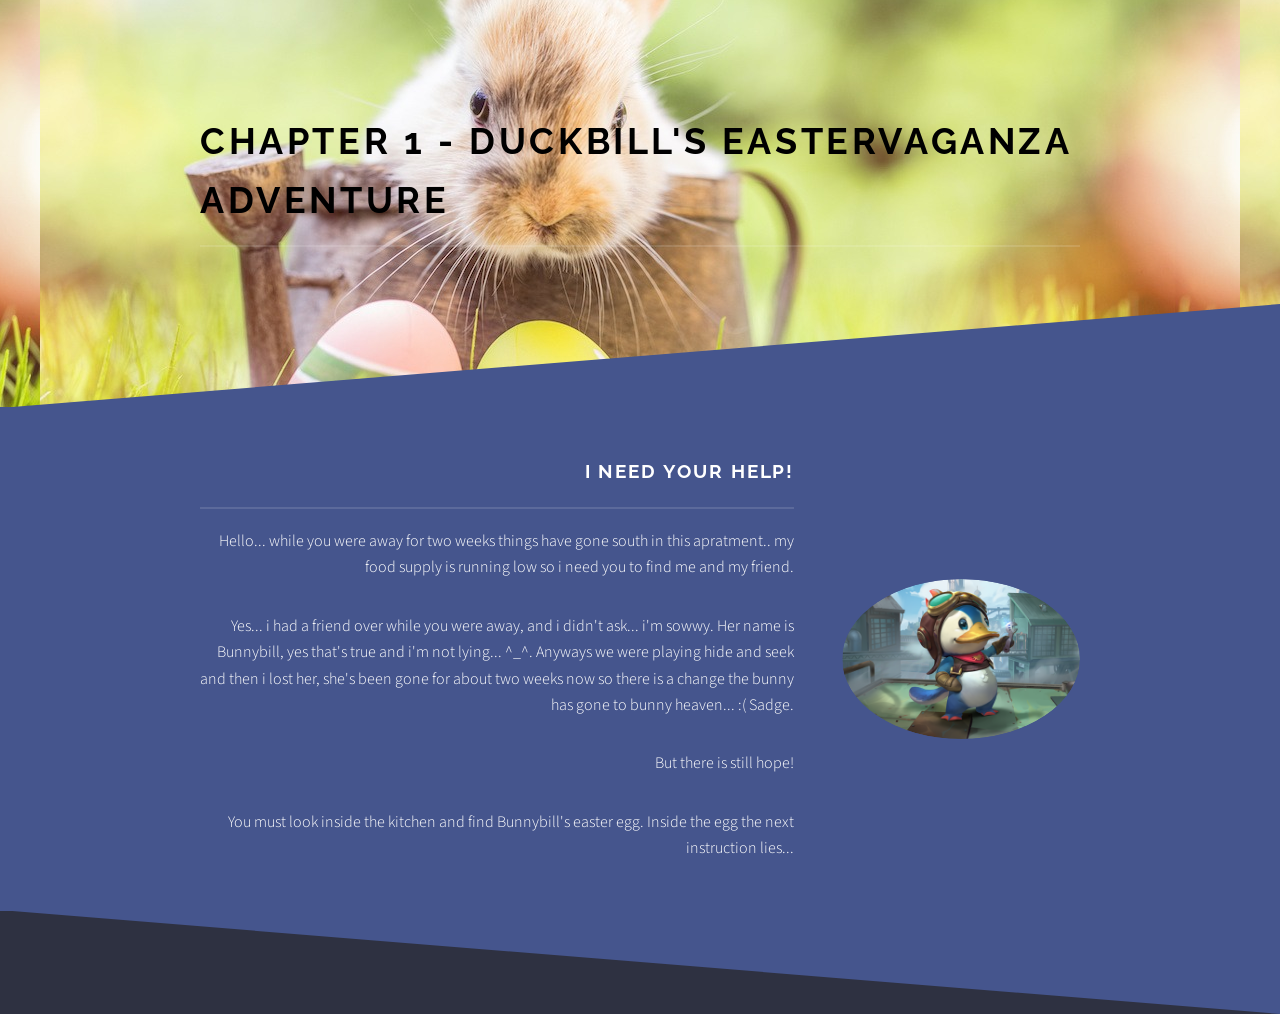
<file: index.html>
<!DOCTYPE HTML>
<!--
    Solid State by HTML5 UP
    html5up.net | @ajlkn
    Free for personal and commercial use under the CCA 3.0 license (html5up.net/license)
-->
<html>
<head>
    <title>George Newbury</title>
    <meta charset="utf-8" />
    <meta name="viewport" content="width=device-width, initial-scale=1, user-scalable=no" />
    <link rel="stylesheet" href="assets/css/main.css" />
    <noscript><link rel="stylesheet" href="assets/css/noscript.css" /></noscript>
</head>
<body class="is-preload">

    <!-- Page Wrapper -->
    <div id="page-wrapper">

        <!-- Header -->
        <!--<header id="header" class="alt">
            <h1><a href="index.html">Duckbill's Eastervaganza Adventure</a></h1>
            <nav>
                <a href="#menu">Menu</a>
            </nav>
        </header>-->
        <!-- Menu -->
        <!--<nav id="menu">
            <div class="inner">
                <h2>Menu</h2>
                <ul class="links">
                    <li><a href="index.html">Home</a></li>
                    <li><a href="blog.html">Blog</a></li>
                    <li><a href="projects.html">Projects</a></li>
                </ul>
                <a href="#" class="close">Close</a>
            </div>
        </nav>-->
        <!-- Banner -->
        <section id="banner">
            <div class="inner">
                <!--<div class="logo">
                    <span class="icon fa-user"></span>
                </div>-->
                <!--<a href="#" class="image" style="height:110px;"><img src="images/duckbill.png" alt="" /></a>-->

                <h2 style="color:black">Chapter 1 - Duckbill's Eastervaganza Adventure</h2>
                <!--<a href="https://github.com/Gorgai" class="icon brands fa-github"> GitHub</a>
                <a href="https://www.linkedin.com/in/george-newbury-38a2a4164/" class="icon brands fa-linkedin"> LinkedIn</a>-->

            </div>
        </section>

        <!-- Wrapper -->
        <section id="wrapper">

            <!-- One -->
            <section id="one" class="wrapper spotlight style2">
                <div class="inner">
                    <a href="#" class="image"><img src="images/duckbill.png" alt="" /></a>
                    <div class="content">
                        <h2 class="major">I need your help!</h2>
                        <p>Hello... while you were away for two weeks things have gone south in this apratment.. my food supply is running low so i need you to find me and my friend.</p>

                        <p>Yes... i had a friend over while you were away, and i didn't ask... i'm sowwy. Her name is Bunnybill, yes that's true and i'm not lying... ^_^. Anyways we were playing hide and seek and then i lost her, she's been gone for about two weeks now so there is a change the bunny has gone to bunny heaven... :( Sadge.</p>

                        <p>But there is still hope!</p>

                        <p>You must look inside the kitchen and find Bunnybill's easter egg. Inside the egg the next instruction lies...</p>

                        <!--<a href="aboutme.html" class="special">Learn more</a>-->
                    </div>
                </div>
            </section>

            <!-- Two -->
            <!--<section id="two" class="wrapper alt spotlight style3">
                <div class="inner">
                    <a href="#" class="image"><img src="images/books.jpg" alt="" /></a>
                    <div class="content">
                        <h2 class="major">Blog</h2>
                        <p>I sometimes write about things i think are interesting.</p>
                        <a href="blog.html" class="special">Learn more</a>
                    </div>
                </div>
            </section>-->

            <!-- Four -->
            <!--<section id="four" class="wrapper style1">
                <div class="inner">
                    <h2 class="major">Projects</h2>
                    <p>Cras mattis ante fermentum, malesuada neque vitae, eleifend erat. Phasellus non pulvinar erat. Fusce tincidunt, nisl eget mattis egestas, purus ipsum consequat orci, sit amet lobortis lorem lacus in tellus. Sed ac elementum arcu. Quisque placerat auctor laoreet.</p>
                    <section class="features">
                        <article>
                            <a href="#" class="image"><img src="images/pic04.jpg" alt="" /></a>
                            <h3 class="major">Project 1</h3>
                            <p>Lorem ipsum dolor sit amet, consectetur adipiscing vehicula id nulla dignissim dapibus ultrices.</p>
                            <a href="#" class="special">Learn more</a>
                        </article>
                        <article>
                            <a href="#" class="image"><img src="images/pic05.jpg" alt="" /></a>
                            <h3 class="major">Project 2</h3>
                            <p>Lorem ipsum dolor sit amet, consectetur adipiscing vehicula id nulla dignissim dapibus ultrices.</p>
                            <a href="#" class="special">Learn more</a>
                        </article>
                        <article>
                            <a href="#" class="image"><img src="images/pic06.jpg" alt="" /></a>
                            <h3 class="major">Project 3</h3>
                            <p>Lorem ipsum dolor sit amet, consectetur adipiscing vehicula id nulla dignissim dapibus ultrices.</p>
                            <a href="#" class="special">Learn more</a>
                        </article>
                        <article>
                            <a href="#" class="image"><img src="images/pic07.jpg" alt="" /></a>
                            <h3 class="major">Project 4</h3>
                            <p>Lorem ipsum dolor sit amet, consectetur adipiscing vehicula id nulla dignissim dapibus ultrices.</p>
                            <a href="#" class="special">Learn more</a>
                        </article>
                    </section>
                    <ul class="actions">
                        <li><a href="projects.html" class="button">Browse All</a></li>
                    </ul>
                </div>
            </section>-->

        </section>

        <!-- Footer -->
        <!--<section id="footer">
            <div class="inner">
                <h2 class="major">Get in touch</h2>
                <p>I'm always open to hearing from others, so don't hesitate to reach out. Whether you want to discuss a project, have a question, or just want to say hello, I'm happy to connect with you.</p>

                <ul class="contact">
                    <li class="icon solid fa-envelope"><a href="mailto:george.j.newbury@gmail.com">george.j.newbury@gmail.com</a></li>
                    <li class="icon brands fa-linkedin"><a href="https://www.linkedin.com/in/george-newbury-38a2a4164/">LinkedIn</a></li>
                    <li class="icon brands fa-github"><a href="https://github.com/Gorgai">GitHub</a></li>

                </ul>

            </div>
        </section>-->

    </div>

    <!-- Scripts -->
    <script src="assets/js/jquery.min.js"></script>
    <script src="assets/js/jquery.scrollex.min.js"></script>
    <script src="assets/js/browser.min.js"></script>
    <script src="assets/js/breakpoints.min.js"></script>
    <script src="assets/js/util.js"></script>
    <script src="assets/js/main.js"></script>

</body>
</html>
</file>
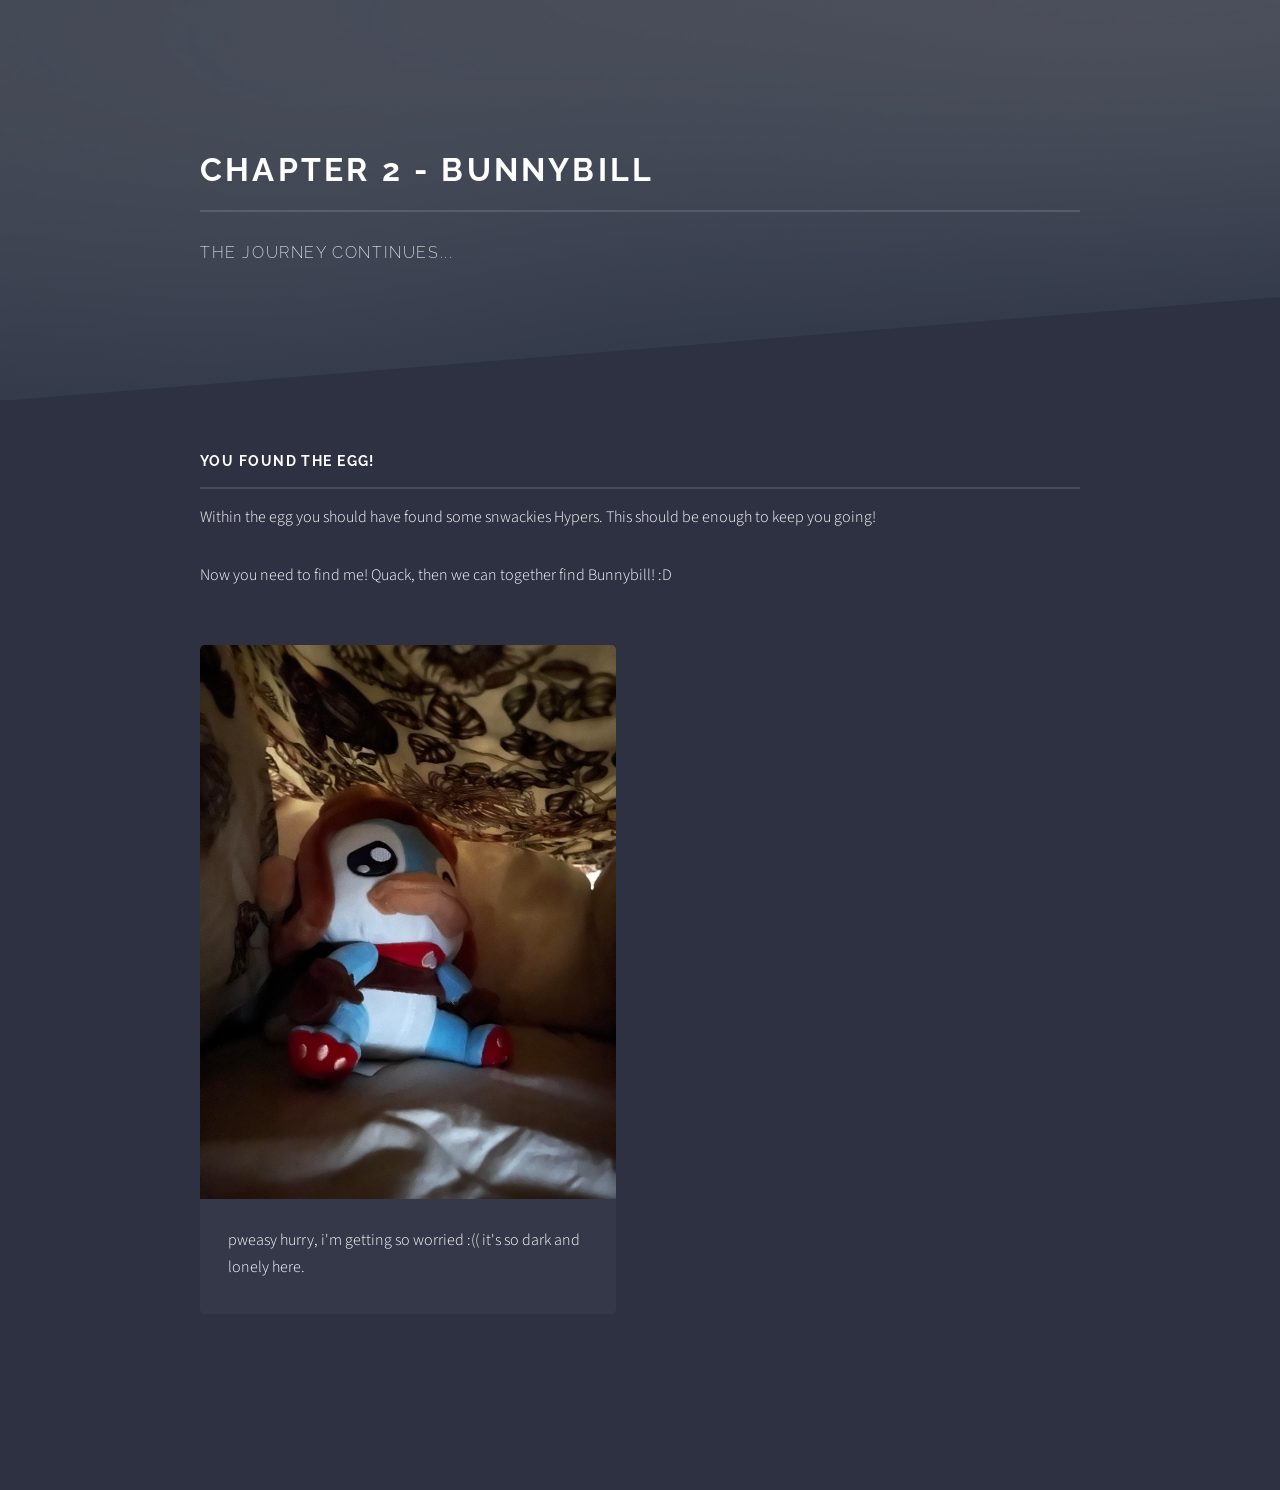
<file: aboutme.html>
<!DOCTYPE HTML>
<html>
	<head>
		<title>About Me</title>
		<meta charset="utf-8" />
		<meta name="viewport" content="width=device-width, initial-scale=1, user-scalable=no" />
		<link rel="stylesheet" href="assets/css/main.css" />
		<noscript><link rel="stylesheet" href="assets/css/noscript.css" /></noscript>
	</head>
	<body class="is-preload">

		<!-- Page Wrapper -->
			<div id="page-wrapper">

				<!-- Header -->
					<!--<header id="header">
						<h1><a href="index.html">Duckbill's Easter Eggstravaganza</a></h1>
						<nav>
							<a href="#menu">Menu</a>
						</nav>
					</header>-->

				<!-- Menu -->
					<!--<nav id="menu">
						<div class="inner">
							<h2>Menu</h2>
							<ul class="links">
								<li><a href="index.html">Home</a></li>
								<li><a href="blog.html">Blog</a></li>
								<li><a href="projects.html">Projects</a></li>
								<li><a href="#">Log In</a></li>
								<li><a href="#">Sign Up</a></li>
							</ul>
							<a href="#" class="close">Close</a>
						</div>
					</nav>-->

				<!-- Wrapper -->
					<section id="wrapper">
						<header>
							<div class="inner">
								<h2>Chapter 2 - Bunnybill</h2>
								<p>The journey continues...</p>
							</div>
						</header>

						<!-- Content -->
							<div class="wrapper">
								<div class="inner">

									<h3 class="major">You found the egg!</h3>
									<p>Within the egg you should have found some snwackies Hypers. This should be enough to keep you going!</p>

									<p>Now you need to find me! Quack, then we can together find Bunnybill! :D</p>

									<section class="features">
										<!--<article>
			<a href="#" class="image"><img src="images/pic04.jpg" alt="" /></a>
			<h3 class="major">Sed feugiat lorem</h3>
			<p>Lorem ipsum dolor sit amet, consectetur adipiscing vehicula id nulla dignissim dapibus ultrices.</p>
			<a href="#" class="special">Learn more</a>
		</article>-->
										<article>
											<a href="#" class="image"><img src="images/unnamed.jpg" alt="" /></a>
											<p>pweasy hurry, i'm getting so worried :(( it's so dark and lonely here.</p>
										</article>
									</section>

								</div>
							</div>

					</section>

				<!-- Footer -->
					<!--<section id="footer">
						<div class="inner">
							<h2 class="major">Get in touch</h2>
							<p>Cras mattis ante fermentum, malesuada neque vitae, eleifend erat. Phasellus non pulvinar erat. Fusce tincidunt, nisl eget mattis egestas, purus ipsum consequat orci, sit amet lobortis lorem lacus in tellus. Sed ac elementum arcu. Quisque placerat auctor laoreet.</p>
							<form method="post" action="#">
								<div class="fields">
									<div class="field">
										<label for="name">Name</label>
										<input type="text" name="name" id="name" />
									</div>
									<div class="field">
										<label for="email">Email</label>
										<input type="email" name="email" id="email" />
									</div>
									<div class="field">
										<label for="message">Message</label>
										<textarea name="message" id="message" rows="4"></textarea>
									</div>
								</div>
								<ul class="actions">
									<li><input type="submit" value="Send Message" /></li>
								</ul>
							</form>
							<ul class="contact">
								<li class="icon solid fa-home">
									Untitled Inc<br />
									1234 Somewhere Road Suite #2894<br />
									Nashville, TN 00000-0000
								</li>
								<li class="icon solid fa-phone">(000) 000-0000</li>
								<li class="icon solid fa-envelope"><a href="#">information@untitled.tld</a></li>
								<li class="icon brands fa-twitter"><a href="#">twitter.com/untitled-tld</a></li>
								<li class="icon brands fa-facebook-f"><a href="#">facebook.com/untitled-tld</a></li>
								<li class="icon brands fa-instagram"><a href="#">instagram.com/untitled-tld</a></li>
							</ul>
							<ul class="copyright">
								<li>&copy; Untitled Inc. All rights reserved.</li><li>Design: <a href="http://html5up.net">HTML5 UP</a></li>
							</ul>
						</div>
					</section>-->

			</div>

		<!-- Scripts -->
			<script src="assets/js/jquery.min.js"></script>
			<script src="assets/js/jquery.scrollex.min.js"></script>
			<script src="assets/js/browser.min.js"></script>
			<script src="assets/js/breakpoints.min.js"></script>
			<script src="assets/js/util.js"></script>
			<script src="assets/js/main.js"></script>

	</body>
</html>
</file>
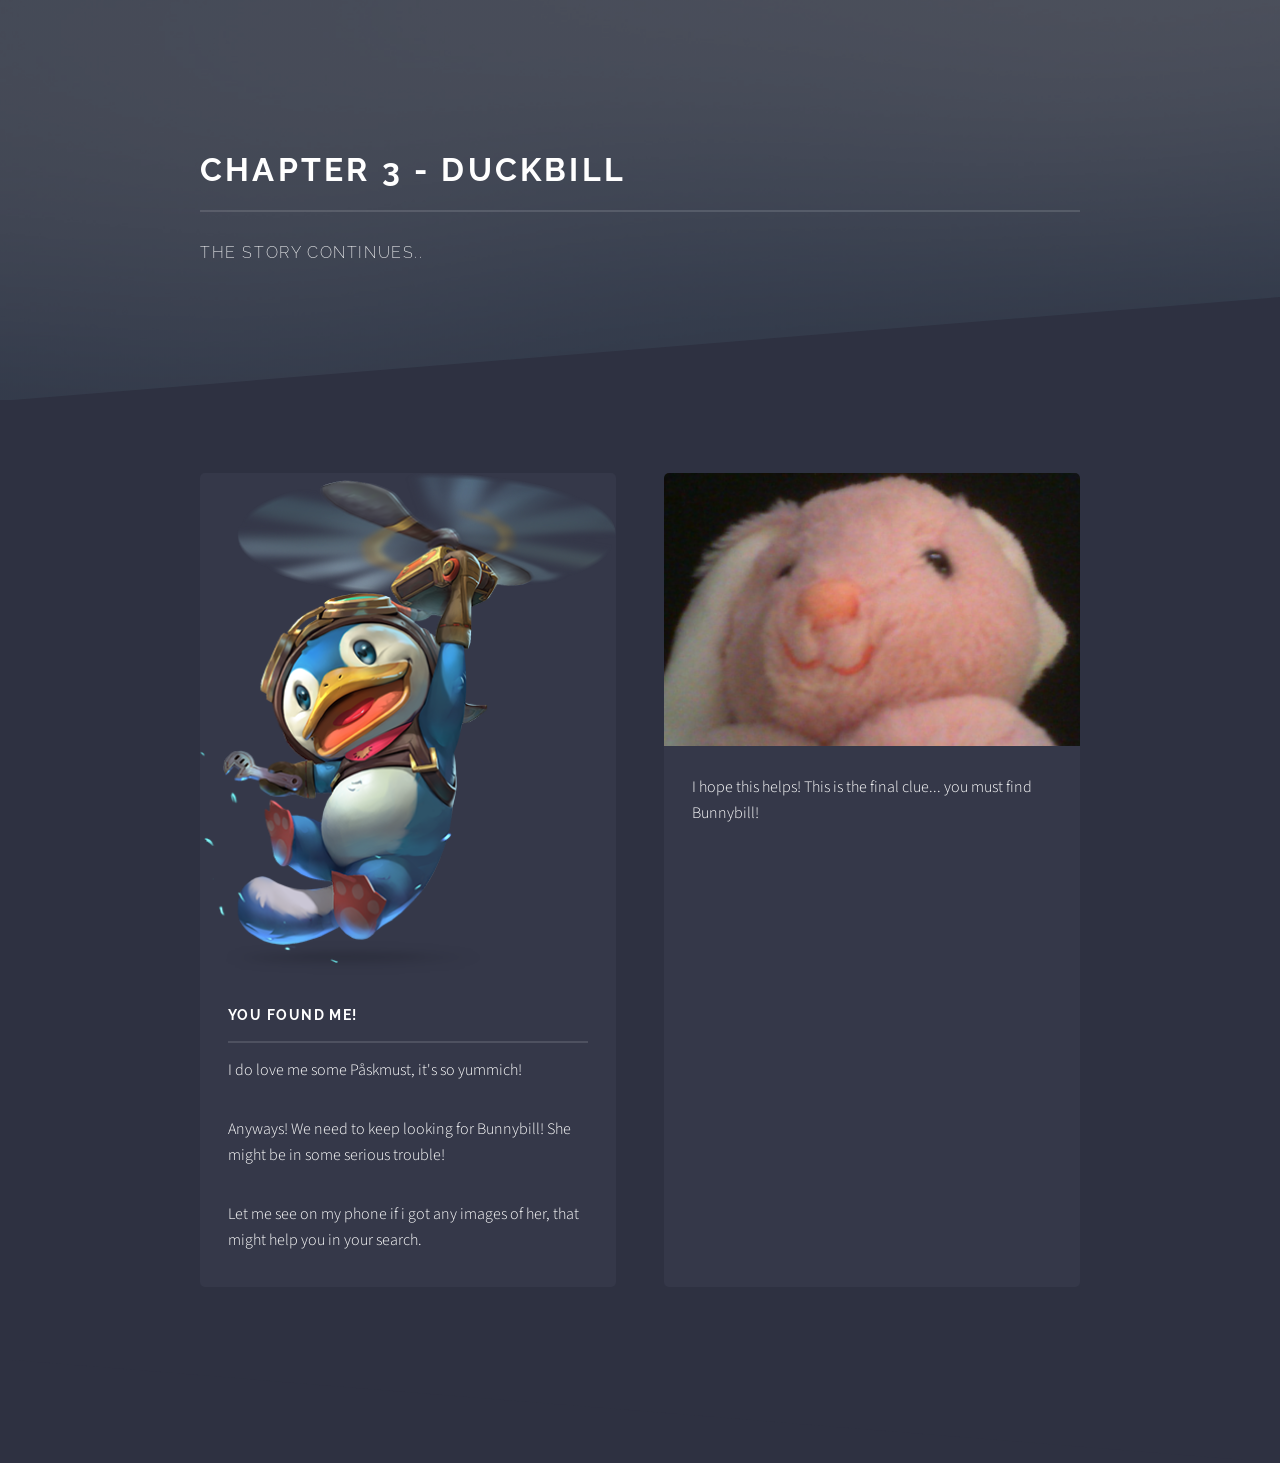
<file: blog.html>
<!DOCTYPE HTML>
<!--
	Solid State by HTML5 UP
	html5up.net | @ajlkn
	Free for personal and commercial use under the CCA 3.0 license (html5up.net/license)
-->
<html>
	<head>
		<title>Blog - Solid State by HTML5 UP</title>
		<meta charset="utf-8" />
		<meta name="viewport" content="width=device-width, initial-scale=1, user-scalable=no" />
		<link rel="stylesheet" href="assets/css/main.css" />
		<noscript><link rel="stylesheet" href="assets/css/noscript.css" /></noscript>
	</head>
	<body class="is-preload">

		<!-- Page Wrapper -->
			<div id="page-wrapper">

				<!-- Header -->
					<!--<header id="header">
						<h1><a href="index.html">George Newbury</a></h1>
						<nav>
							<a href="#menu">Menu</a>
						</nav>
					</header>-->

				<!-- Menu -->
					<!--<nav id="menu">
						<div class="inner">
							<h2>Menu</h2>
							<ul class="links">
								<li><a href="index.html">Home</a></li>
								<li><a href="blog.html">Blog</a></li>
								<li><a href="projects.html">Projects</a></li>
							</ul>
							<a href="#" class="close">Close</a>
						</div>
					</nav>-->

				<!-- Wrapper -->
					<section id="wrapper">
						<header>
							<div class="inner">
								<h2>Chapter 3 - Duckbill</h2>
								<p>The story continues..</p>
							</div>
						</header>

						<!-- Content -->
							<div class="wrapper">
								<div class="inner">
									<section class="features">
										<article>
											<a href="#" class="image"><img src="images/duckbillhappy.png" alt="" /></a>
											<h3 class="major">You found me!</h3>
											<p>I do love me some Påskmust, it's so yummich!</p>

											<p>Anyways! We need to keep looking for Bunnybill! She might be in some serious trouble!</p>

											<p>Let me see on my phone if i got any images of her, that might help you in your search.</p>


										</article>

										<article>
											<a href="#" class="image"><img src="images/bunny.PNG" alt="" /></a>
											<p>I hope this helps! This is the final clue... you must find Bunnybill!</p>
										</article>

									</section>

								</div>
							</div>

					</section>

			</div>

		<!-- Scripts -->
			<script src="assets/js/jquery.min.js"></script>
			<script src="assets/js/jquery.scrollex.min.js"></script>
			<script src="assets/js/browser.min.js"></script>
			<script src="assets/js/breakpoints.min.js"></script>
			<script src="assets/js/util.js"></script>
			<script src="assets/js/main.js"></script>

	</body>
</html>
</file>
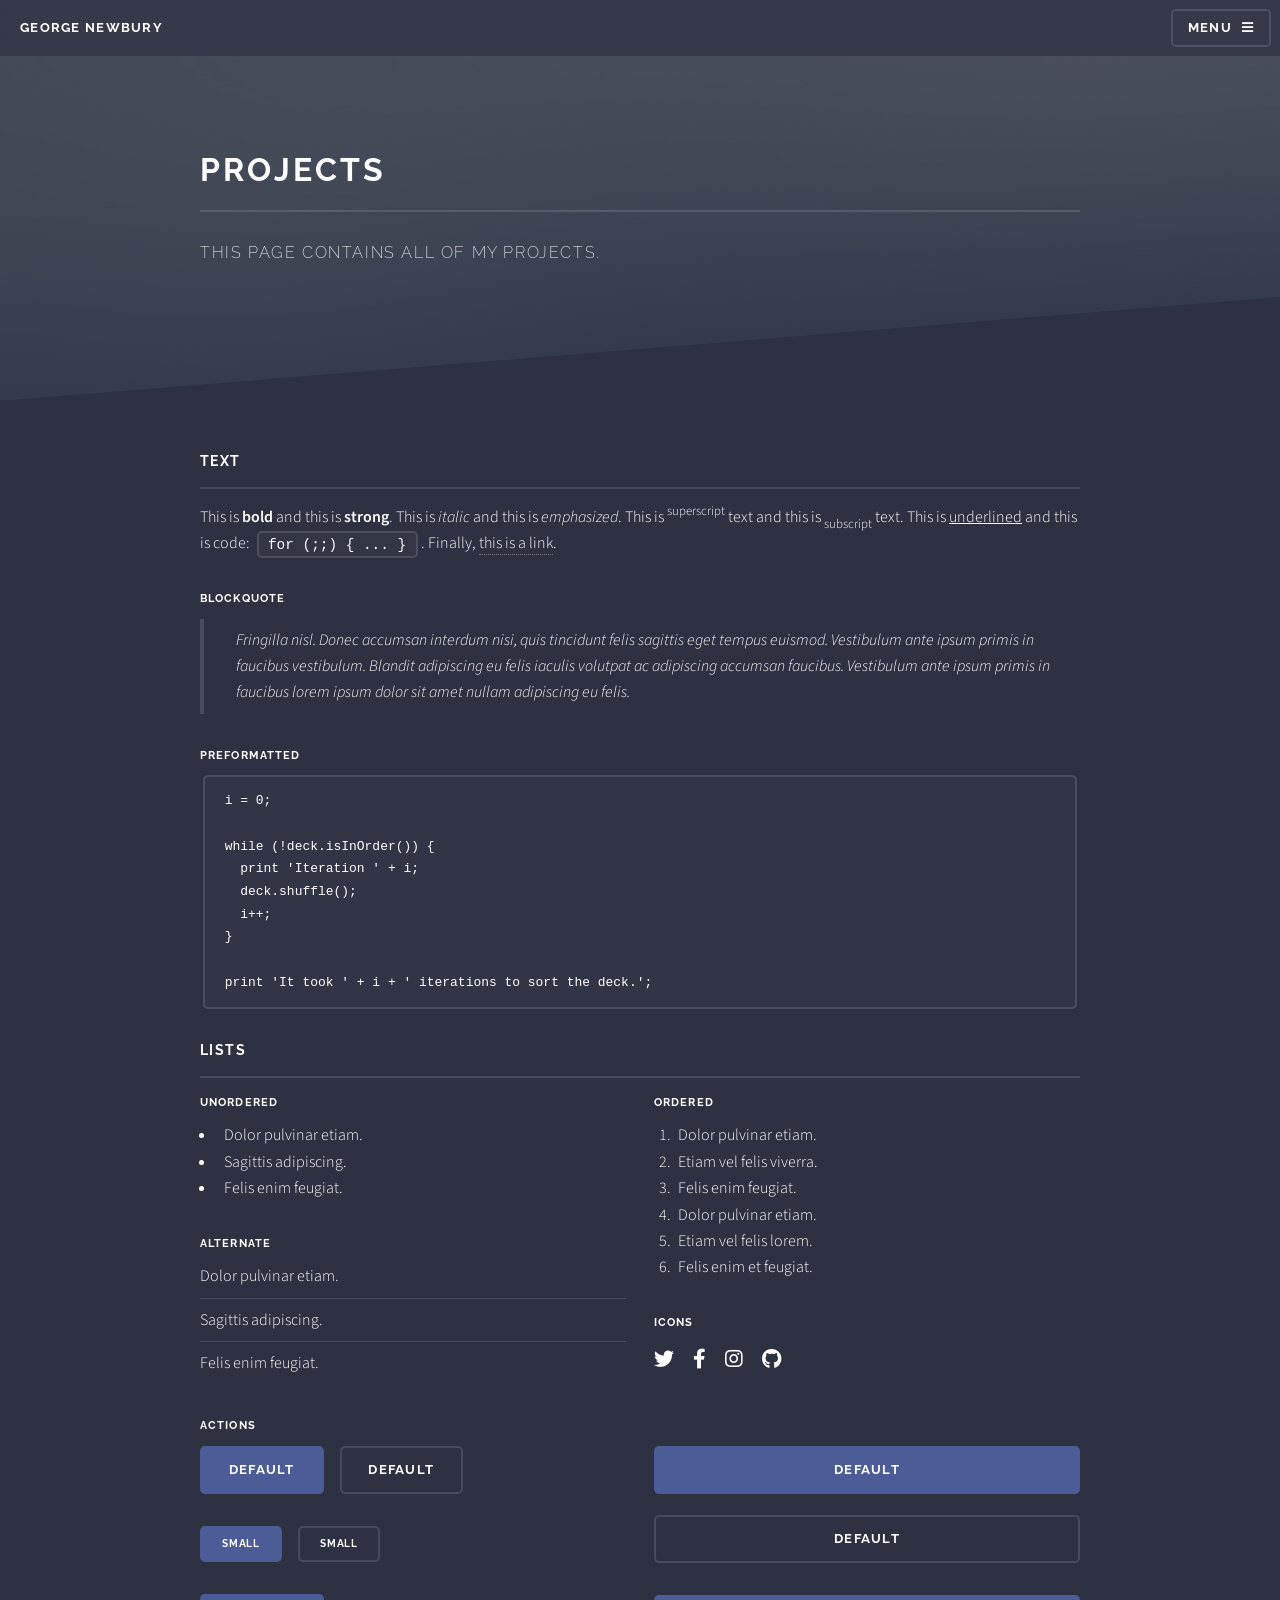
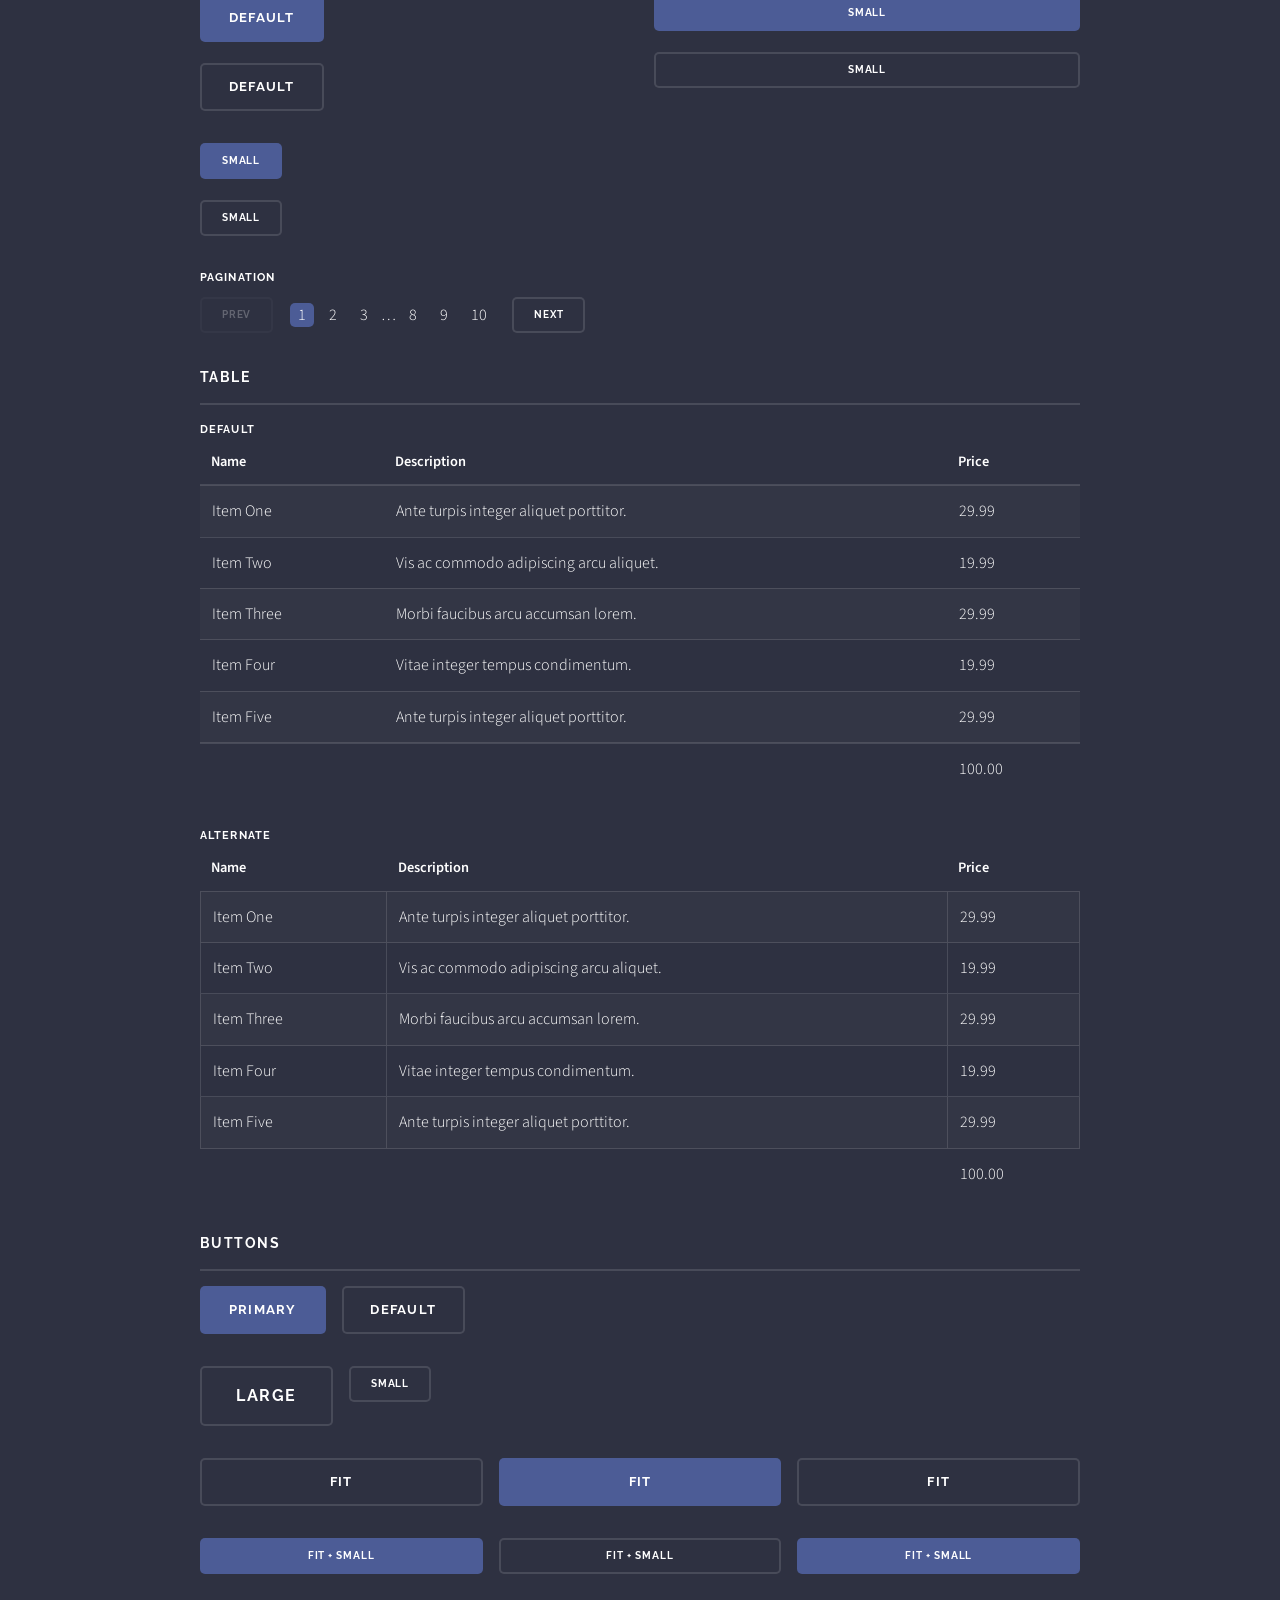
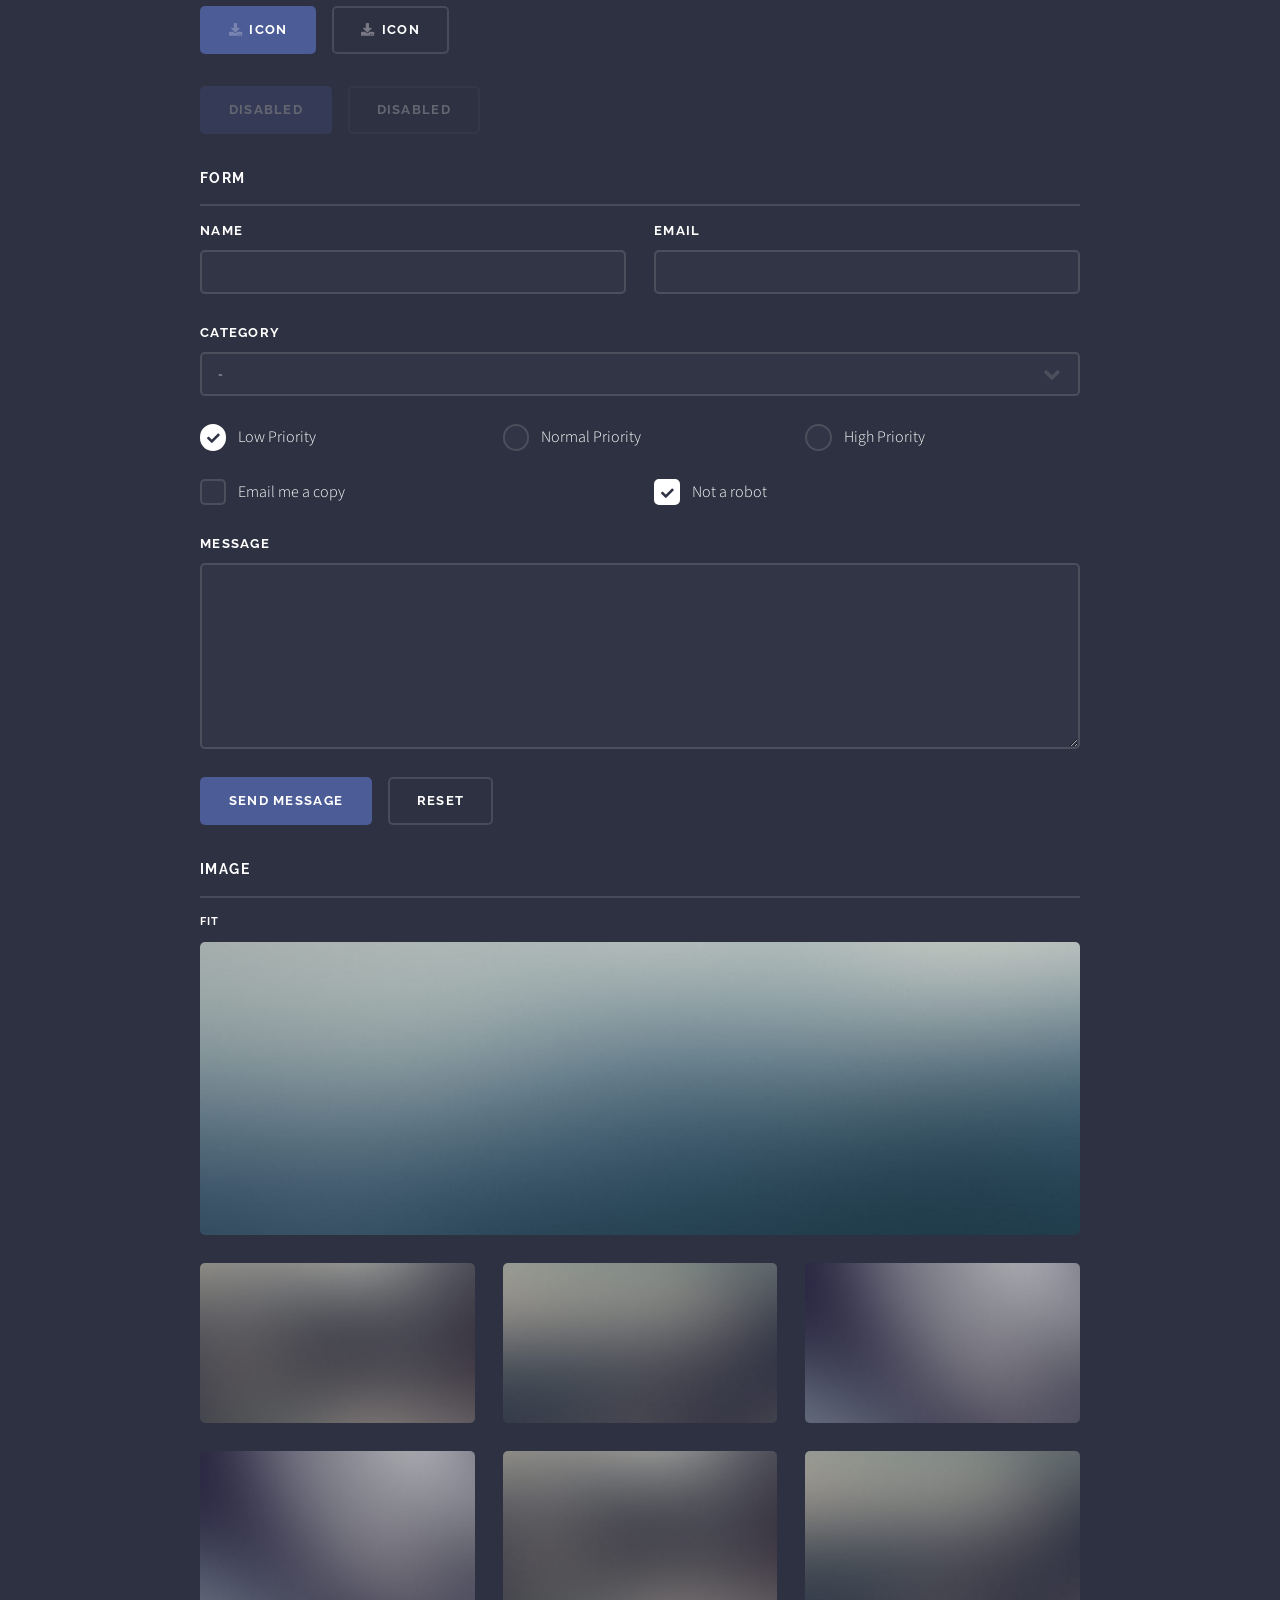
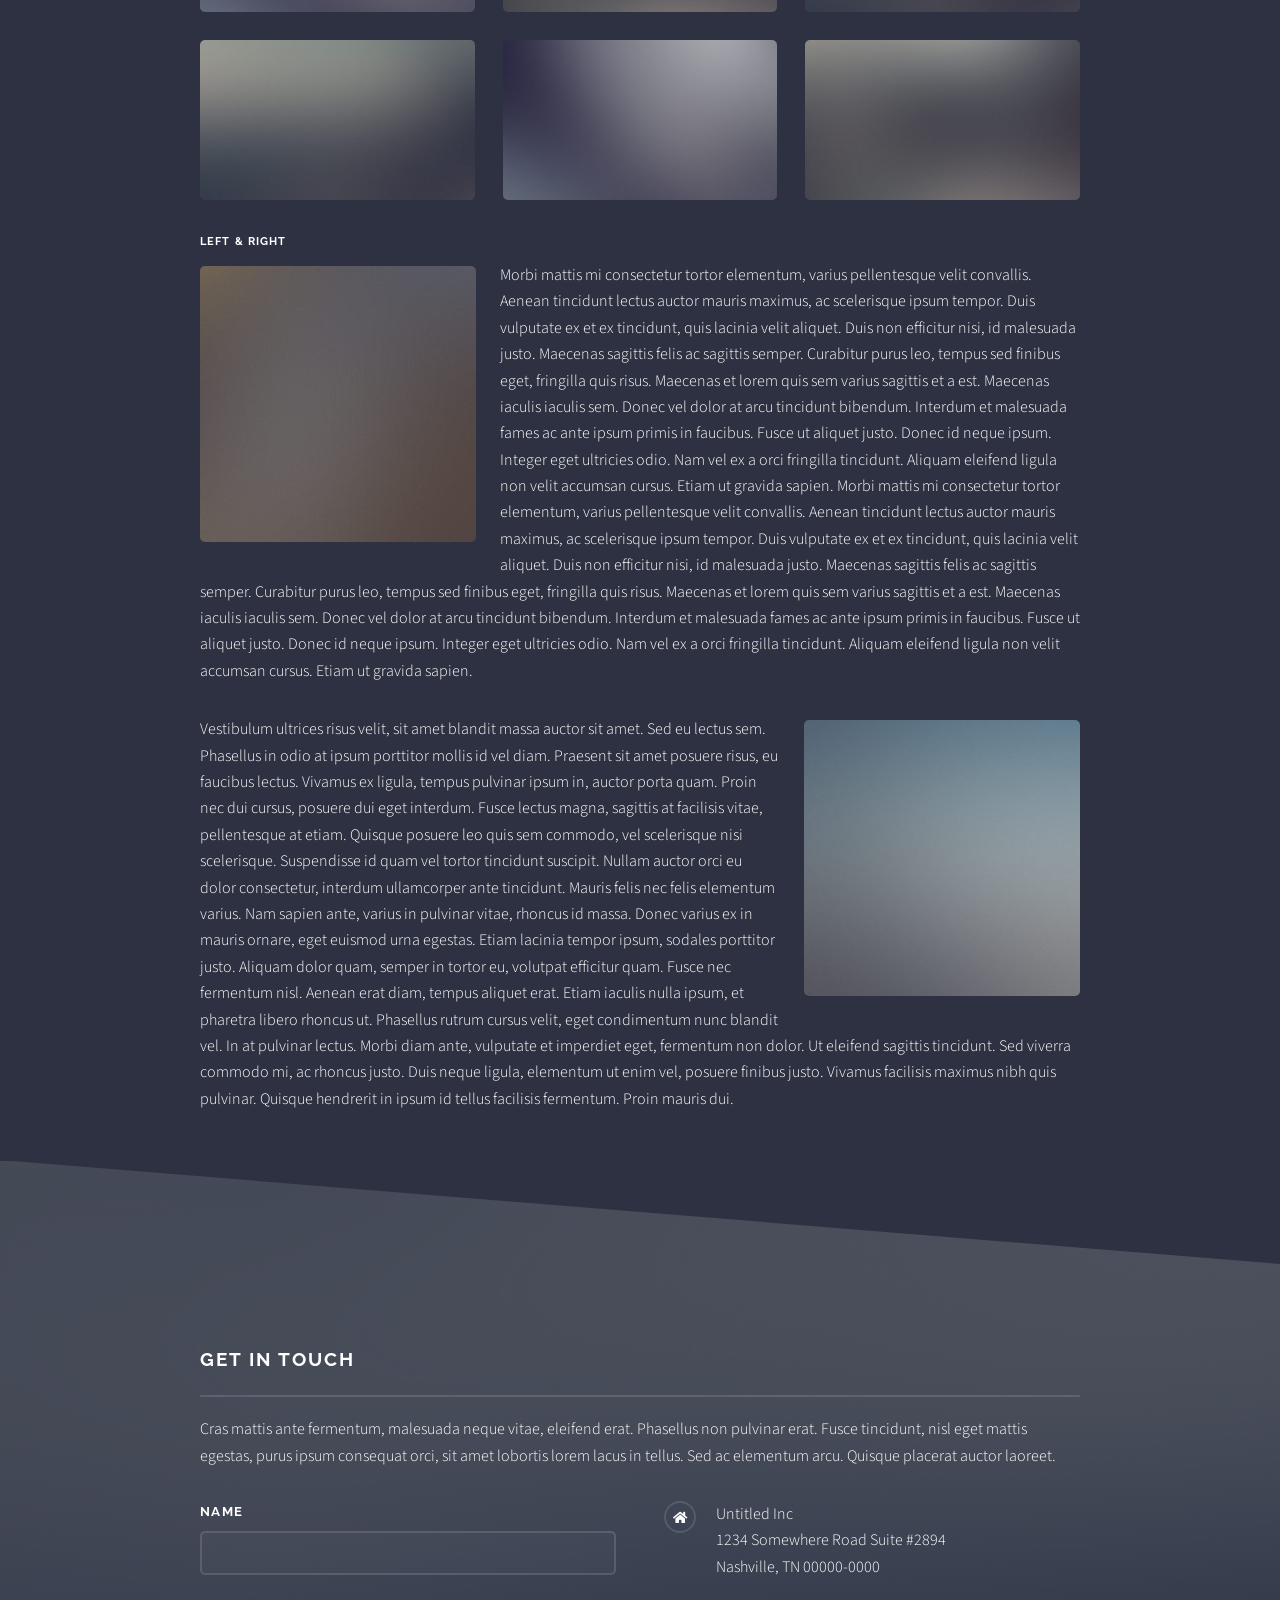
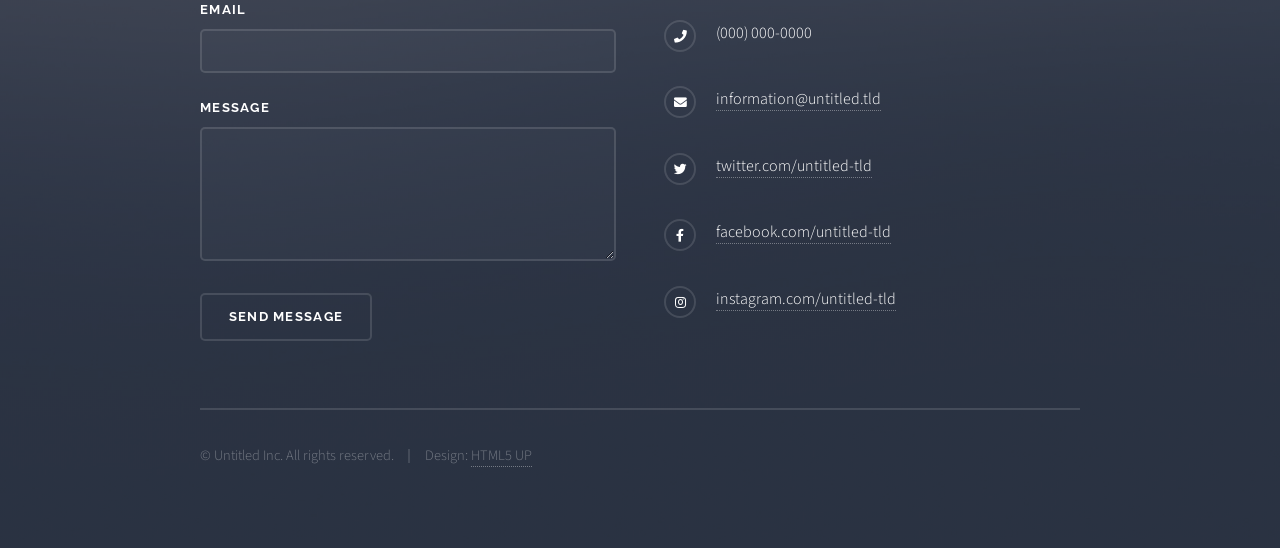
<file: projects.html>
<!DOCTYPE HTML>
<!--
	Solid State by HTML5 UP
	html5up.net | @ajlkn
	Free for personal and commercial use under the CCA 3.0 license (html5up.net/license)
-->
<html>
	<head>
		<title>Projects - Solid State by HTML5 UP</title>
		<meta charset="utf-8" />
		<meta name="viewport" content="width=device-width, initial-scale=1, user-scalable=no" />
		<link rel="stylesheet" href="assets/css/main.css" />
		<noscript><link rel="stylesheet" href="assets/css/noscript.css" /></noscript>
	</head>
	<body class="is-preload">

		<!-- Page Wrapper -->
			<div id="page-wrapper">

				<!-- Header -->
					<header id="header">
						<h1><a href="index.html">George Newbury</a></h1>
						<nav>
							<a href="#menu">Menu</a>
						</nav>
					</header>

				<!-- Menu -->
					<nav id="menu">
						<div class="inner">
							<h2>Menu</h2>
							<ul class="links">
								<li><a href="index.html">Home</a></li>
								<li><a href="blog.html">Blog</a></li>
								<li><a href="projects.html">Projects</a></li>
							</ul>
							<a href="#" class="close">Close</a>
						</div>
					</nav>

				<!-- Wrapper -->
					<section id="wrapper">
						<header>
							<div class="inner">
								<h2>Projects</h2>
								<p>This page contains all of my projects.</p>
							</div>
						</header>

						<!-- Content -->
							<div class="wrapper">
								<div class="inner">

									<section>
										<h3 class="major">Text</h3>
										<p>This is <b>bold</b> and this is <strong>strong</strong>. This is <i>italic</i> and this is <em>emphasized</em>.
										This is <sup>superscript</sup> text and this is <sub>subscript</sub> text.
										This is <u>underlined</u> and this is code: <code>for (;;) { ... }</code>. Finally, <a href="#">this is a link</a>.</p>
										<h4>Blockquote</h4>
										<blockquote>Fringilla nisl. Donec accumsan interdum nisi, quis tincidunt felis sagittis eget tempus euismod. Vestibulum ante ipsum primis in faucibus vestibulum. Blandit adipiscing eu felis iaculis volutpat ac adipiscing accumsan faucibus. Vestibulum ante ipsum primis in faucibus lorem ipsum dolor sit amet nullam adipiscing eu felis.</blockquote>
										<h4>Preformatted</h4>
										<pre><code>i = 0;

while (!deck.isInOrder()) {
  print 'Iteration ' + i;
  deck.shuffle();
  i++;
}

print 'It took ' + i + ' iterations to sort the deck.';</code></pre>
									</section>

									<section>
										<h3 class="major">Lists</h3>
										<div class="row">
											<div class="col-6 col-12-medium">
												<h4>Unordered</h4>
												<ul>
													<li>Dolor pulvinar etiam.</li>
													<li>Sagittis adipiscing.</li>
													<li>Felis enim feugiat.</li>
												</ul>
												<h4>Alternate</h4>
												<ul class="alt">
													<li>Dolor pulvinar etiam.</li>
													<li>Sagittis adipiscing.</li>
													<li>Felis enim feugiat.</li>
												</ul>
											</div>
											<div class="col-6 col-12-medium">
												<h4>Ordered</h4>
												<ol>
													<li>Dolor pulvinar etiam.</li>
													<li>Etiam vel felis viverra.</li>
													<li>Felis enim feugiat.</li>
													<li>Dolor pulvinar etiam.</li>
													<li>Etiam vel felis lorem.</li>
													<li>Felis enim et feugiat.</li>
												</ol>
												<h4>Icons</h4>
												<ul class="icons">
													<li><a href="#" class="icon brands fa-twitter"><span class="label">Twitter</span></a></li>
													<li><a href="#" class="icon brands fa-facebook-f"><span class="label">Facebook</span></a></li>
													<li><a href="#" class="icon brands fa-instagram"><span class="label">Instagram</span></a></li>
													<li><a href="#" class="icon brands fa-github"><span class="label">Github</span></a></li>
												</ul>
											</div>
										</div>
										<h4>Actions</h4>
										<div class="row">
											<div class="col-6 col-12-medium">
												<ul class="actions">
													<li><a href="#" class="button primary">Default</a></li>
													<li><a href="#" class="button">Default</a></li>
												</ul>
												<ul class="actions small">
													<li><a href="#" class="button primary small">Small</a></li>
													<li><a href="#" class="button small">Small</a></li>
												</ul>
												<ul class="actions stacked">
													<li><a href="#" class="button primary">Default</a></li>
													<li><a href="#" class="button">Default</a></li>
												</ul>
												<ul class="actions stacked small">
													<li><a href="#" class="button primary small">Small</a></li>
													<li><a href="#" class="button small">Small</a></li>
												</ul>
											</div>
											<div class="col-6 col-12-medium">
												<ul class="actions stacked">
													<li><a href="#" class="button primary fit">Default</a></li>
													<li><a href="#" class="button fit">Default</a></li>
												</ul>
												<ul class="actions stacked small">
													<li><a href="#" class="button primary small fit">Small</a></li>
													<li><a href="#" class="button small fit">Small</a></li>
												</ul>
											</div>
										</div>
										<h4>Pagination</h4>
										<ul class="pagination">
											<li><span class="button small disabled">Prev</span></li>
											<li><a href="#" class="page active">1</a></li>
											<li><a href="#" class="page">2</a></li>
											<li><a href="#" class="page">3</a></li>
											<li><span>&hellip;</span></li>
											<li><a href="#" class="page">8</a></li>
											<li><a href="#" class="page">9</a></li>
											<li><a href="#" class="page">10</a></li>
											<li><a href="#" class="button small">Next</a></li>
										</ul>
									</section>

									<section>
										<h3 class="major">Table</h3>
										<h4>Default</h4>
										<div class="table-wrapper">
											<table>
												<thead>
													<tr>
														<th>Name</th>
														<th>Description</th>
														<th>Price</th>
													</tr>
												</thead>
												<tbody>
													<tr>
														<td>Item One</td>
														<td>Ante turpis integer aliquet porttitor.</td>
														<td>29.99</td>
													</tr>
													<tr>
														<td>Item Two</td>
														<td>Vis ac commodo adipiscing arcu aliquet.</td>
														<td>19.99</td>
													</tr>
													<tr>
														<td>Item Three</td>
														<td> Morbi faucibus arcu accumsan lorem.</td>
														<td>29.99</td>
													</tr>
													<tr>
														<td>Item Four</td>
														<td>Vitae integer tempus condimentum.</td>
														<td>19.99</td>
													</tr>
													<tr>
														<td>Item Five</td>
														<td>Ante turpis integer aliquet porttitor.</td>
														<td>29.99</td>
													</tr>
												</tbody>
												<tfoot>
													<tr>
														<td colspan="2"></td>
														<td>100.00</td>
													</tr>
												</tfoot>
											</table>
										</div>

										<h4>Alternate</h4>
										<div class="table-wrapper">
											<table class="alt">
												<thead>
													<tr>
														<th>Name</th>
														<th>Description</th>
														<th>Price</th>
													</tr>
												</thead>
												<tbody>
													<tr>
														<td>Item One</td>
														<td>Ante turpis integer aliquet porttitor.</td>
														<td>29.99</td>
													</tr>
													<tr>
														<td>Item Two</td>
														<td>Vis ac commodo adipiscing arcu aliquet.</td>
														<td>19.99</td>
													</tr>
													<tr>
														<td>Item Three</td>
														<td> Morbi faucibus arcu accumsan lorem.</td>
														<td>29.99</td>
													</tr>
													<tr>
														<td>Item Four</td>
														<td>Vitae integer tempus condimentum.</td>
														<td>19.99</td>
													</tr>
													<tr>
														<td>Item Five</td>
														<td>Ante turpis integer aliquet porttitor.</td>
														<td>29.99</td>
													</tr>
												</tbody>
												<tfoot>
													<tr>
														<td colspan="2"></td>
														<td>100.00</td>
													</tr>
												</tfoot>
											</table>
										</div>
									</section>

									<section>
										<h3 class="major">Buttons</h3>
										<ul class="actions">
											<li><a href="#" class="button primary">Primary</a></li>
											<li><a href="#" class="button">Default</a></li>
										</ul>
										<ul class="actions">
											<li><a href="#" class="button large">Large</a></li>
											<li><a href="#" class="button small">Small</a></li>
										</ul>
										<ul class="actions fit">
											<li><a href="#" class="button fit">Fit</a></li>
											<li><a href="#" class="button primary fit">Fit</a></li>
											<li><a href="#" class="button fit">Fit</a></li>
										</ul>
										<ul class="actions fit small">
											<li><a href="#" class="button primary fit small">Fit + Small</a></li>
											<li><a href="#" class="button fit small">Fit + Small</a></li>
											<li><a href="#" class="button primary fit small">Fit + Small</a></li>
										</ul>
										<ul class="actions">
											<li><a href="#" class="button primary icon solid fa-download">Icon</a></li>
											<li><a href="#" class="button icon solid fa-download">Icon</a></li>
										</ul>
										<ul class="actions">
											<li><span class="button primary disabled">Disabled</span></li>
											<li><span class="button disabled">Disabled</span></li>
										</ul>
									</section>

									<section>
										<h3 class="major">Form</h3>
										<form method="post" action="#">
											<div class="row gtr-uniform">
												<div class="col-6 col-12-xsmall">
													<label for="demo-name">Name</label>
													<input type="text" name="demo-name" id="demo-name" value="" />
												</div>
												<div class="col-6 col-12-xsmall">
													<label for="demo-email">Email</label>
													<input type="email" name="demo-email" id="demo-email" value="" />
												</div>
												<div class="col-12">
													<label for="demo-category">Category</label>
													<select name="demo-category" id="demo-category">
														<option value="">-</option>
														<option value="1">Manufacturing</option>
														<option value="1">Shipping</option>
														<option value="1">Administration</option>
														<option value="1">Human Resources</option>
													</select>
												</div>
												<div class="col-4 col-12-small">
													<input type="radio" id="demo-priority-low" name="demo-priority" checked>
													<label for="demo-priority-low">Low Priority</label>
												</div>
												<div class="col-4 col-12-small">
													<input type="radio" id="demo-priority-normal" name="demo-priority">
													<label for="demo-priority-normal">Normal Priority</label>
												</div>
												<div class="col-4 col-12-small">
													<input type="radio" id="demo-priority-high" name="demo-priority">
													<label for="demo-priority-high">High Priority</label>
												</div>
												<div class="col-6 col-12-small">
													<input type="checkbox" id="demo-copy" name="demo-copy">
													<label for="demo-copy">Email me a copy</label>
												</div>
												<div class="col-6 col-12-small">
													<input type="checkbox" id="demo-human" name="demo-human" checked>
													<label for="demo-human">Not a robot</label>
												</div>
												<div class="col-12">
													<label for="demo-message">Message</label>
													<textarea name="demo-message" id="demo-message" rows="6"></textarea>
												</div>
												<div class="col-12">
													<ul class="actions">
														<li><input type="submit" value="Send Message" class="primary" /></li>
														<li><input type="reset" value="Reset" /></li>
													</ul>
												</div>
											</div>
										</form>
									</section>

									<section>
										<h3 class="major">Image</h3>
										<h4>Fit</h4>
										<div class="box alt">
											<div class="row gtr-uniform">
												<div class="col-12"><span class="image fit"><img src="images/pic08.jpg" alt="" /></span></div>
												<div class="col-4"><span class="image fit"><img src="images/pic05.jpg" alt="" /></span></div>
												<div class="col-4"><span class="image fit"><img src="images/pic06.jpg" alt="" /></span></div>
												<div class="col-4"><span class="image fit"><img src="images/pic07.jpg" alt="" /></span></div>
												<div class="col-4"><span class="image fit"><img src="images/pic07.jpg" alt="" /></span></div>
												<div class="col-4"><span class="image fit"><img src="images/pic05.jpg" alt="" /></span></div>
												<div class="col-4"><span class="image fit"><img src="images/pic06.jpg" alt="" /></span></div>
												<div class="col-4"><span class="image fit"><img src="images/pic06.jpg" alt="" /></span></div>
												<div class="col-4"><span class="image fit"><img src="images/pic07.jpg" alt="" /></span></div>
												<div class="col-4"><span class="image fit"><img src="images/pic05.jpg" alt="" /></span></div>
											</div>
										</div>
										<h4>Left &amp; Right</h4>
										<p><span class="image left"><img src="images/pic01.jpg" alt="" /></span>Morbi mattis mi consectetur tortor elementum, varius pellentesque velit convallis. Aenean tincidunt lectus auctor mauris maximus, ac scelerisque ipsum tempor. Duis vulputate ex et ex tincidunt, quis lacinia velit aliquet. Duis non efficitur nisi, id malesuada justo. Maecenas sagittis felis ac sagittis semper. Curabitur purus leo, tempus sed finibus eget, fringilla quis risus. Maecenas et lorem quis sem varius sagittis et a est. Maecenas iaculis iaculis sem. Donec vel dolor at arcu tincidunt bibendum. Interdum et malesuada fames ac ante ipsum primis in faucibus. Fusce ut aliquet justo. Donec id neque ipsum. Integer eget ultricies odio. Nam vel ex a orci fringilla tincidunt. Aliquam eleifend ligula non velit accumsan cursus. Etiam ut gravida sapien. Morbi mattis mi consectetur tortor elementum, varius pellentesque velit convallis. Aenean tincidunt lectus auctor mauris maximus, ac scelerisque ipsum tempor. Duis vulputate ex et ex tincidunt, quis lacinia velit aliquet. Duis non efficitur nisi, id malesuada justo. Maecenas sagittis felis ac sagittis semper. Curabitur purus leo, tempus sed finibus eget, fringilla quis risus. Maecenas et lorem quis sem varius sagittis et a est. Maecenas iaculis iaculis sem. Donec vel dolor at arcu tincidunt bibendum. Interdum et malesuada fames ac ante ipsum primis in faucibus. Fusce ut aliquet justo. Donec id neque ipsum. Integer eget ultricies odio. Nam vel ex a orci fringilla tincidunt. Aliquam eleifend ligula non velit accumsan cursus. Etiam ut gravida sapien.</p>
										<p><span class="image right"><img src="images/pic02.jpg" alt="" /></span>Vestibulum ultrices risus velit, sit amet blandit massa auctor sit amet. Sed eu lectus sem. Phasellus in odio at ipsum porttitor mollis id vel diam. Praesent sit amet posuere risus, eu faucibus lectus. Vivamus ex ligula, tempus pulvinar ipsum in, auctor porta quam. Proin nec dui cursus, posuere dui eget interdum. Fusce lectus magna, sagittis at facilisis vitae, pellentesque at etiam. Quisque posuere leo quis sem commodo, vel scelerisque nisi scelerisque. Suspendisse id quam vel tortor tincidunt suscipit. Nullam auctor orci eu dolor consectetur, interdum ullamcorper ante tincidunt. Mauris felis nec felis elementum varius. Nam sapien ante, varius in pulvinar vitae, rhoncus id massa. Donec varius ex in mauris ornare, eget euismod urna egestas. Etiam lacinia tempor ipsum, sodales porttitor justo. Aliquam dolor quam, semper in tortor eu, volutpat efficitur quam. Fusce nec fermentum nisl. Aenean erat diam, tempus aliquet erat. Etiam iaculis nulla ipsum, et pharetra libero rhoncus ut. Phasellus rutrum cursus velit, eget condimentum nunc blandit vel. In at pulvinar lectus. Morbi diam ante, vulputate et imperdiet eget, fermentum non dolor. Ut eleifend sagittis tincidunt. Sed viverra commodo mi, ac rhoncus justo. Duis neque ligula, elementum ut enim vel, posuere finibus justo. Vivamus facilisis maximus nibh quis pulvinar. Quisque hendrerit in ipsum id tellus facilisis fermentum. Proin mauris dui.</p>
									</section>

								</div>
							</div>

					</section>

				<!-- Footer -->
					<section id="footer">
						<div class="inner">
							<h2 class="major">Get in touch</h2>
							<p>Cras mattis ante fermentum, malesuada neque vitae, eleifend erat. Phasellus non pulvinar erat. Fusce tincidunt, nisl eget mattis egestas, purus ipsum consequat orci, sit amet lobortis lorem lacus in tellus. Sed ac elementum arcu. Quisque placerat auctor laoreet.</p>
							<form method="post" action="#">
								<div class="fields">
									<div class="field">
										<label for="name">Name</label>
										<input type="text" name="name" id="name" />
									</div>
									<div class="field">
										<label for="email">Email</label>
										<input type="email" name="email" id="email" />
									</div>
									<div class="field">
										<label for="message">Message</label>
										<textarea name="message" id="message" rows="4"></textarea>
									</div>
								</div>
								<ul class="actions">
									<li><input type="submit" value="Send Message" /></li>
								</ul>
							</form>
							<ul class="contact">
								<li class="icon solid fa-home">
									Untitled Inc<br />
									1234 Somewhere Road Suite #2894<br />
									Nashville, TN 00000-0000
								</li>
								<li class="icon solid fa-phone">(000) 000-0000</li>
								<li class="icon solid fa-envelope"><a href="#">information@untitled.tld</a></li>
								<li class="icon brands fa-twitter"><a href="#">twitter.com/untitled-tld</a></li>
								<li class="icon brands fa-facebook-f"><a href="#">facebook.com/untitled-tld</a></li>
								<li class="icon brands fa-instagram"><a href="#">instagram.com/untitled-tld</a></li>
							</ul>
							<ul class="copyright">
								<li>&copy; Untitled Inc. All rights reserved.</li><li>Design: <a href="http://html5up.net">HTML5 UP</a></li>
							</ul>
						</div>
					</section>

			</div>

		<!-- Scripts -->
			<script src="assets/js/jquery.min.js"></script>
			<script src="assets/js/jquery.scrollex.min.js"></script>
			<script src="assets/js/browser.min.js"></script>
			<script src="assets/js/breakpoints.min.js"></script>
			<script src="assets/js/util.js"></script>
			<script src="assets/js/main.js"></script>

	</body>
</html>
</file>
<file: assets/css/noscript.css>
/*
	Solid State by HTML5 UP
	html5up.net | @ajlkn
	Free for personal and commercial use under the CCA 3.0 license (html5up.net/license)
*/

/* Banner */

	body.is-preload #banner .logo {
		-moz-transform: none;
		-webkit-transform: none;
		-ms-transform: none;
		transform: none;
		opacity: 1;
	}

	body.is-preload #banner h2 {
		opacity: 1;
		-moz-transform: none;
		-webkit-transform: none;
		-ms-transform: none;
		transform: none;
		-moz-filter: none;
		-webkit-filter: none;
		-ms-filter: none;
		filter: none;
	}

	body.is-preload #banner p {
		opacity: 01;
		-moz-transform: none;
		-webkit-transform: none;
		-ms-transform: none;
		transform: none;
		-moz-filter: none;
		-webkit-filter: none;
		-ms-filter: none;
		filter: none;
	}
</file>
<file: assets/css/main.css>
@import url(fontawesome-all.min.css);
@import url("https://fonts.googleapis.com/css?family=Raleway:200,700|Source+Sans+Pro:300,600,300italic,600italic");

/*
	Solid State by HTML5 UP
	html5up.net | @ajlkn
	Free for personal and commercial use under the CCA 3.0 license (html5up.net/license)
*/

html, body, div, span, applet, object,
iframe, h1, h2, h3, h4, h5, h6, p, blockquote,
pre, a, abbr, acronym, address, big, cite,
code, del, dfn, em, img, ins, kbd, q, s, samp,
small, strike, strong, sub, sup, tt, var, b,
u, i, center, dl, dt, dd, ol, ul, li, fieldset,
form, label, legend, table, caption, tbody,
tfoot, thead, tr, th, td, article, aside,
canvas, details, embed, figure, figcaption,
footer, header, hgroup, menu, nav, output, ruby,
section, summary, time, mark, audio, video {
	margin: 0;
	padding: 0;
	border: 0;
	font-size: 100%;
	font: inherit;
	vertical-align: baseline;}

article, aside, details, figcaption, figure,
footer, header, hgroup, menu, nav, section {
	display: block;}

body {
	line-height: 1;
}

ol, ul {
	list-style: none;
}

blockquote, q {
	quotes: none;
}

	blockquote:before, blockquote:after, q:before, q:after {
		content: '';
		content: none;
	}

table {
	border-collapse: collapse;
	border-spacing: 0;
}

body {
	-webkit-text-size-adjust: none;
}

mark {
	background-color: transparent;
	color: inherit;
}

input::-moz-focus-inner {
	border: 0;
	padding: 0;
}

input, select, textarea {
	-moz-appearance: none;
	-webkit-appearance: none;
	-ms-appearance: none;
	appearance: none;
}

/* Basic */

	@-ms-viewport {
		width: device-width;
	}

	body {
		-ms-overflow-style: scrollbar;
	}

	@media screen and (max-width: 480px) {

		html, body {
			min-width: 320px;
		}

	}

	html {
		box-sizing: border-box;
	}

	*, *:before, *:after {
		box-sizing: inherit;
	}

	body {
		background-color: #2e3141;
		background-image: linear-gradient(to top, rgba(46, 49, 65, 0.8), rgba(46, 49, 65, 0.8)), url("../../images/bg.jpg");
		background-size: auto, cover;
		background-attachment: fixed, fixed;
		background-position: center, center;
	}

		body.is-preload *, body.is-preload *:before, body.is-preload *:after {
			-moz-animation: none !important;
			-webkit-animation: none !important;
			-ms-animation: none !important;
			animation: none !important;
			-moz-transition: none !important;
			-webkit-transition: none !important;
			-ms-transition: none !important;
			transition: none !important;
		}

/* Type */

	body, input, select, textarea {
		color: #ffffff;
		font-family: "Source Sans Pro", Helvetica, sans-serif;
		font-size: 16.5pt;
		font-weight: 300;
		line-height: 1.65;
	}

		@media screen and (max-width: 1680px) {

			body, input, select, textarea {
				font-size: 13pt;
			}

		}

		@media screen and (max-width: 1280px) {

			body, input, select, textarea {
				font-size: 12pt;
			}

		}

		@media screen and (max-width: 980px) {

			body, input, select, textarea {
				font-size: 12pt;
			}

		}

		@media screen and (max-width: 736px) {

			body, input, select, textarea {
				font-size: 12pt;
			}

		}

		@media screen and (max-width: 480px) {

			body, input, select, textarea {
				font-size: 12pt;
			}

		}

	a {
		-moz-transition: color 0.2s ease-in-out, border-bottom-color 0.2s ease-in-out;
		-webkit-transition: color 0.2s ease-in-out, border-bottom-color 0.2s ease-in-out;
		-ms-transition: color 0.2s ease-in-out, border-bottom-color 0.2s ease-in-out;
		transition: color 0.2s ease-in-out, border-bottom-color 0.2s ease-in-out;
		border-bottom: dotted 1px rgba(255, 255, 255, 0.35);
		color: #ffffff;
		text-decoration: none;
	}

		a:hover {
			border-bottom-color: transparent;
			color: #ffffff !important;
		}

		a.special:not(.button) {
			text-decoration: none;
			border-bottom: 0;
			display: block;
			font-family: Raleway, Helvetica, sans-serif;
			font-size: 0.8em;
			font-weight: 700;
			letter-spacing: 0.1em;
			margin: 0 0 2em 0;
			text-transform: uppercase;
		}

			a.special:not(.button):before {
				-moz-osx-font-smoothing: grayscale;
				-webkit-font-smoothing: antialiased;
				display: inline-block;
				font-style: normal;
				font-variant: normal;
				text-rendering: auto;
				line-height: 1;
				text-transform: none !important;
				font-family: 'Font Awesome 5 Free';
				font-weight: 900;
			}

			a.special:not(.button):before {
				-moz-transition: background-color 0.2s ease-in-out;
				-webkit-transition: background-color 0.2s ease-in-out;
				-ms-transition: background-color 0.2s ease-in-out;
				transition: background-color 0.2s ease-in-out;
				border-radius: 100%;
				border: solid 2px rgba(255, 255, 255, 0.125);
				content: '\f105';
				display: inline-block;
				font-size: 1.25em;
				height: 2em;
				line-height: 1.75em;
				margin-right: 0.85em;
				text-align: center;
				text-indent: 0.15em;
				vertical-align: middle;
				width: 2em;
			}

			a.special:not(.button):hover:before {
				background-color: rgba(255, 255, 255, 0.025);
			}

			a.special:not(.button):active:before {
				background-color: rgba(255, 255, 255, 0.075);
			}

	strong, b {
		color: #ffffff;
		font-weight: 600;
	}

	em, i {
		font-style: italic;
	}

	p {
		margin: 0 0 2em 0;
	}

	h1, h2, h3, h4, h5, h6 {
		color: #ffffff;
		font-family: Raleway, Helvetica, sans-serif;
		font-weight: 700;
		letter-spacing: 0.1em;
		margin: 0 0 1em 0;
		text-transform: uppercase;
	}

		h1 a, h2 a, h3 a, h4 a, h5 a, h6 a {
			color: inherit;
			text-decoration: none;
			border-bottom: 0;
		}

		h1 span, h2 span, h3 span, h4 span, h5 span, h6 span {
			font-weight: 200;
		}

		h1.major, h2.major, h3.major, h4.major, h5.major, h6.major {
			padding-bottom: 1em;
			border-bottom: solid 2px rgba(255, 255, 255, 0.125);
		}

	h2 {
		font-size: 1.2em;
	}

	h3 {
		font-size: 0.9em;
	}

	h4 {
		font-size: 0.7em;
	}

	h5 {
		font-size: 0.7em;
	}

	h6 {
		font-size: 0.7em;
	}

	@media screen and (max-width: 736px) {

		h2 {
			font-size: 1em;
		}

		h3 {
			font-size: 0.8em;
		}

	}

	sub {
		font-size: 0.8em;
		position: relative;
		top: 0.5em;
	}

	sup {
		font-size: 0.8em;
		position: relative;
		top: -0.5em;
	}

	blockquote {
		border-left: solid 4px rgba(255, 255, 255, 0.125);
		font-style: italic;
		margin: 0 0 2em 0;
		padding: 0.5em 0 0.5em 2em;
	}

	code {
		background: rgba(255, 255, 255, 0.025);
		border-radius: 5px;
		border: solid 2px rgba(255, 255, 255, 0.125);
		font-family: "Courier New", monospace;
		font-size: 0.9em;
		margin: 0 0.25em;
		padding: 0.25em 0.65em;
	}

	pre {
		-webkit-overflow-scrolling: touch;
		font-family: "Courier New", monospace;
		font-size: 0.9em;
		margin: 0 0 2em 0;
	}

		pre code {
			display: block;
			line-height: 1.75em;
			padding: 1em 1.5em;
			overflow-x: auto;
		}

	hr {
		border: 0;
		border-bottom: solid 2px rgba(255, 255, 255, 0.125);
		margin: 2.5em 0;
	}

		hr.major {
			margin: 4em 0;
		}

	.align-left {
		text-align: left;
	}

	.align-center {
		text-align: center;
	}

	.align-right {
		text-align: right;
	}

/* Row */

	.row {
		display: flex;
		flex-wrap: wrap;
		box-sizing: border-box;
		align-items: stretch;
	}

		.row > * {
			box-sizing: border-box;
		}

		.row.gtr-uniform > * > :last-child {
			margin-bottom: 0;
		}

		.row.aln-left {
			justify-content: flex-start;
		}

		.row.aln-center {
			justify-content: center;
		}

		.row.aln-right {
			justify-content: flex-end;
		}

		.row.aln-top {
			align-items: flex-start;
		}

		.row.aln-middle {
			align-items: center;
		}

		.row.aln-bottom {
			align-items: flex-end;
		}

		.row > .imp {
			order: -1;
		}

		.row > .col-1 {
			width: 8.33333%;
		}

		.row > .off-1 {
			margin-left: 8.33333%;
		}

		.row > .col-2 {
			width: 16.66667%;
		}

		.row > .off-2 {
			margin-left: 16.66667%;
		}

		.row > .col-3 {
			width: 25%;
		}

		.row > .off-3 {
			margin-left: 25%;
		}

		.row > .col-4 {
			width: 33.33333%;
		}

		.row > .off-4 {
			margin-left: 33.33333%;
		}

		.row > .col-5 {
			width: 41.66667%;
		}

		.row > .off-5 {
			margin-left: 41.66667%;
		}

		.row > .col-6 {
			width: 50%;
		}

		.row > .off-6 {
			margin-left: 50%;
		}

		.row > .col-7 {
			width: 58.33333%;
		}

		.row > .off-7 {
			margin-left: 58.33333%;
		}

		.row > .col-8 {
			width: 66.66667%;
		}

		.row > .off-8 {
			margin-left: 66.66667%;
		}

		.row > .col-9 {
			width: 75%;
		}

		.row > .off-9 {
			margin-left: 75%;
		}

		.row > .col-10 {
			width: 83.33333%;
		}

		.row > .off-10 {
			margin-left: 83.33333%;
		}

		.row > .col-11 {
			width: 91.66667%;
		}

		.row > .off-11 {
			margin-left: 91.66667%;
		}

		.row > .col-12 {
			width: 100%;
		}

		.row > .off-12 {
			margin-left: 100%;
		}

		.row.gtr-0 {
			margin-top: 0;
			margin-left: 0em;
		}

			.row.gtr-0 > * {
				padding: 0 0 0 0em;
			}

			.row.gtr-0.gtr-uniform {
				margin-top: 0em;
			}

				.row.gtr-0.gtr-uniform > * {
					padding-top: 0em;
				}

		.row.gtr-25 {
			margin-top: 0;
			margin-left: -0.4375em;
		}

			.row.gtr-25 > * {
				padding: 0 0 0 0.4375em;
			}

			.row.gtr-25.gtr-uniform {
				margin-top: -0.4375em;
			}

				.row.gtr-25.gtr-uniform > * {
					padding-top: 0.4375em;
				}

		.row.gtr-50 {
			margin-top: 0;
			margin-left: -0.875em;
		}

			.row.gtr-50 > * {
				padding: 0 0 0 0.875em;
			}

			.row.gtr-50.gtr-uniform {
				margin-top: -0.875em;
			}

				.row.gtr-50.gtr-uniform > * {
					padding-top: 0.875em;
				}

		.row {
			margin-top: 0;
			margin-left: -1.75em;
		}

			.row > * {
				padding: 0 0 0 1.75em;
			}

			.row.gtr-uniform {
				margin-top: -1.75em;
			}

				.row.gtr-uniform > * {
					padding-top: 1.75em;
				}

		.row.gtr-150 {
			margin-top: 0;
			margin-left: -2.625em;
		}

			.row.gtr-150 > * {
				padding: 0 0 0 2.625em;
			}

			.row.gtr-150.gtr-uniform {
				margin-top: -2.625em;
			}

				.row.gtr-150.gtr-uniform > * {
					padding-top: 2.625em;
				}

		.row.gtr-200 {
			margin-top: 0;
			margin-left: -3.5em;
		}

			.row.gtr-200 > * {
				padding: 0 0 0 3.5em;
			}

			.row.gtr-200.gtr-uniform {
				margin-top: -3.5em;
			}

				.row.gtr-200.gtr-uniform > * {
					padding-top: 3.5em;
				}

		@media screen and (max-width: 1680px) {

			.row {
				display: flex;
				flex-wrap: wrap;
				box-sizing: border-box;
				align-items: stretch;
			}

				.row > * {
					box-sizing: border-box;
				}

				.row.gtr-uniform > * > :last-child {
					margin-bottom: 0;
				}

				.row.aln-left {
					justify-content: flex-start;
				}

				.row.aln-center {
					justify-content: center;
				}

				.row.aln-right {
					justify-content: flex-end;
				}

				.row.aln-top {
					align-items: flex-start;
				}

				.row.aln-middle {
					align-items: center;
				}

				.row.aln-bottom {
					align-items: flex-end;
				}

				.row > .imp-xlarge {
					order: -1;
				}

				.row > .col-1-xlarge {
					width: 8.33333%;
				}

				.row > .off-1-xlarge {
					margin-left: 8.33333%;
				}

				.row > .col-2-xlarge {
					width: 16.66667%;
				}

				.row > .off-2-xlarge {
					margin-left: 16.66667%;
				}

				.row > .col-3-xlarge {
					width: 25%;
				}

				.row > .off-3-xlarge {
					margin-left: 25%;
				}

				.row > .col-4-xlarge {
					width: 33.33333%;
				}

				.row > .off-4-xlarge {
					margin-left: 33.33333%;
				}

				.row > .col-5-xlarge {
					width: 41.66667%;
				}

				.row > .off-5-xlarge {
					margin-left: 41.66667%;
				}

				.row > .col-6-xlarge {
					width: 50%;
				}

				.row > .off-6-xlarge {
					margin-left: 50%;
				}

				.row > .col-7-xlarge {
					width: 58.33333%;
				}

				.row > .off-7-xlarge {
					margin-left: 58.33333%;
				}

				.row > .col-8-xlarge {
					width: 66.66667%;
				}

				.row > .off-8-xlarge {
					margin-left: 66.66667%;
				}

				.row > .col-9-xlarge {
					width: 75%;
				}

				.row > .off-9-xlarge {
					margin-left: 75%;
				}

				.row > .col-10-xlarge {
					width: 83.33333%;
				}

				.row > .off-10-xlarge {
					margin-left: 83.33333%;
				}

				.row > .col-11-xlarge {
					width: 91.66667%;
				}

				.row > .off-11-xlarge {
					margin-left: 91.66667%;
				}

				.row > .col-12-xlarge {
					width: 100%;
				}

				.row > .off-12-xlarge {
					margin-left: 100%;
				}

				.row.gtr-0 {
					margin-top: 0;
					margin-left: 0em;
				}

					.row.gtr-0 > * {
						padding: 0 0 0 0em;
					}

					.row.gtr-0.gtr-uniform {
						margin-top: 0em;
					}

						.row.gtr-0.gtr-uniform > * {
							padding-top: 0em;
						}

				.row.gtr-25 {
					margin-top: 0;
					margin-left: -0.4375em;
				}

					.row.gtr-25 > * {
						padding: 0 0 0 0.4375em;
					}

					.row.gtr-25.gtr-uniform {
						margin-top: -0.4375em;
					}

						.row.gtr-25.gtr-uniform > * {
							padding-top: 0.4375em;
						}

				.row.gtr-50 {
					margin-top: 0;
					margin-left: -0.875em;
				}

					.row.gtr-50 > * {
						padding: 0 0 0 0.875em;
					}

					.row.gtr-50.gtr-uniform {
						margin-top: -0.875em;
					}

						.row.gtr-50.gtr-uniform > * {
							padding-top: 0.875em;
						}

				.row {
					margin-top: 0;
					margin-left: -1.75em;
				}

					.row > * {
						padding: 0 0 0 1.75em;
					}

					.row.gtr-uniform {
						margin-top: -1.75em;
					}

						.row.gtr-uniform > * {
							padding-top: 1.75em;
						}

				.row.gtr-150 {
					margin-top: 0;
					margin-left: -2.625em;
				}

					.row.gtr-150 > * {
						padding: 0 0 0 2.625em;
					}

					.row.gtr-150.gtr-uniform {
						margin-top: -2.625em;
					}

						.row.gtr-150.gtr-uniform > * {
							padding-top: 2.625em;
						}

				.row.gtr-200 {
					margin-top: 0;
					margin-left: -3.5em;
				}

					.row.gtr-200 > * {
						padding: 0 0 0 3.5em;
					}

					.row.gtr-200.gtr-uniform {
						margin-top: -3.5em;
					}

						.row.gtr-200.gtr-uniform > * {
							padding-top: 3.5em;
						}

		}

		@media screen and (max-width: 1280px) {

			.row {
				display: flex;
				flex-wrap: wrap;
				box-sizing: border-box;
				align-items: stretch;
			}

				.row > * {
					box-sizing: border-box;
				}

				.row.gtr-uniform > * > :last-child {
					margin-bottom: 0;
				}

				.row.aln-left {
					justify-content: flex-start;
				}

				.row.aln-center {
					justify-content: center;
				}

				.row.aln-right {
					justify-content: flex-end;
				}

				.row.aln-top {
					align-items: flex-start;
				}

				.row.aln-middle {
					align-items: center;
				}

				.row.aln-bottom {
					align-items: flex-end;
				}

				.row > .imp-large {
					order: -1;
				}

				.row > .col-1-large {
					width: 8.33333%;
				}

				.row > .off-1-large {
					margin-left: 8.33333%;
				}

				.row > .col-2-large {
					width: 16.66667%;
				}

				.row > .off-2-large {
					margin-left: 16.66667%;
				}

				.row > .col-3-large {
					width: 25%;
				}

				.row > .off-3-large {
					margin-left: 25%;
				}

				.row > .col-4-large {
					width: 33.33333%;
				}

				.row > .off-4-large {
					margin-left: 33.33333%;
				}

				.row > .col-5-large {
					width: 41.66667%;
				}

				.row > .off-5-large {
					margin-left: 41.66667%;
				}

				.row > .col-6-large {
					width: 50%;
				}

				.row > .off-6-large {
					margin-left: 50%;
				}

				.row > .col-7-large {
					width: 58.33333%;
				}

				.row > .off-7-large {
					margin-left: 58.33333%;
				}

				.row > .col-8-large {
					width: 66.66667%;
				}

				.row > .off-8-large {
					margin-left: 66.66667%;
				}

				.row > .col-9-large {
					width: 75%;
				}

				.row > .off-9-large {
					margin-left: 75%;
				}

				.row > .col-10-large {
					width: 83.33333%;
				}

				.row > .off-10-large {
					margin-left: 83.33333%;
				}

				.row > .col-11-large {
					width: 91.66667%;
				}

				.row > .off-11-large {
					margin-left: 91.66667%;
				}

				.row > .col-12-large {
					width: 100%;
				}

				.row > .off-12-large {
					margin-left: 100%;
				}

				.row.gtr-0 {
					margin-top: 0;
					margin-left: 0em;
				}

					.row.gtr-0 > * {
						padding: 0 0 0 0em;
					}

					.row.gtr-0.gtr-uniform {
						margin-top: 0em;
					}

						.row.gtr-0.gtr-uniform > * {
							padding-top: 0em;
						}

				.row.gtr-25 {
					margin-top: 0;
					margin-left: -0.4375em;
				}

					.row.gtr-25 > * {
						padding: 0 0 0 0.4375em;
					}

					.row.gtr-25.gtr-uniform {
						margin-top: -0.4375em;
					}

						.row.gtr-25.gtr-uniform > * {
							padding-top: 0.4375em;
						}

				.row.gtr-50 {
					margin-top: 0;
					margin-left: -0.875em;
				}

					.row.gtr-50 > * {
						padding: 0 0 0 0.875em;
					}

					.row.gtr-50.gtr-uniform {
						margin-top: -0.875em;
					}

						.row.gtr-50.gtr-uniform > * {
							padding-top: 0.875em;
						}

				.row {
					margin-top: 0;
					margin-left: -1.75em;
				}

					.row > * {
						padding: 0 0 0 1.75em;
					}

					.row.gtr-uniform {
						margin-top: -1.75em;
					}

						.row.gtr-uniform > * {
							padding-top: 1.75em;
						}

				.row.gtr-150 {
					margin-top: 0;
					margin-left: -2.625em;
				}

					.row.gtr-150 > * {
						padding: 0 0 0 2.625em;
					}

					.row.gtr-150.gtr-uniform {
						margin-top: -2.625em;
					}

						.row.gtr-150.gtr-uniform > * {
							padding-top: 2.625em;
						}

				.row.gtr-200 {
					margin-top: 0;
					margin-left: -3.5em;
				}

					.row.gtr-200 > * {
						padding: 0 0 0 3.5em;
					}

					.row.gtr-200.gtr-uniform {
						margin-top: -3.5em;
					}

						.row.gtr-200.gtr-uniform > * {
							padding-top: 3.5em;
						}

		}

		@media screen and (max-width: 980px) {

			.row {
				display: flex;
				flex-wrap: wrap;
				box-sizing: border-box;
				align-items: stretch;
			}

				.row > * {
					box-sizing: border-box;
				}

				.row.gtr-uniform > * > :last-child {
					margin-bottom: 0;
				}

				.row.aln-left {
					justify-content: flex-start;
				}

				.row.aln-center {
					justify-content: center;
				}

				.row.aln-right {
					justify-content: flex-end;
				}

				.row.aln-top {
					align-items: flex-start;
				}

				.row.aln-middle {
					align-items: center;
				}

				.row.aln-bottom {
					align-items: flex-end;
				}

				.row > .imp-medium {
					order: -1;
				}

				.row > .col-1-medium {
					width: 8.33333%;
				}

				.row > .off-1-medium {
					margin-left: 8.33333%;
				}

				.row > .col-2-medium {
					width: 16.66667%;
				}

				.row > .off-2-medium {
					margin-left: 16.66667%;
				}

				.row > .col-3-medium {
					width: 25%;
				}

				.row > .off-3-medium {
					margin-left: 25%;
				}

				.row > .col-4-medium {
					width: 33.33333%;
				}

				.row > .off-4-medium {
					margin-left: 33.33333%;
				}

				.row > .col-5-medium {
					width: 41.66667%;
				}

				.row > .off-5-medium {
					margin-left: 41.66667%;
				}

				.row > .col-6-medium {
					width: 50%;
				}

				.row > .off-6-medium {
					margin-left: 50%;
				}

				.row > .col-7-medium {
					width: 58.33333%;
				}

				.row > .off-7-medium {
					margin-left: 58.33333%;
				}

				.row > .col-8-medium {
					width: 66.66667%;
				}

				.row > .off-8-medium {
					margin-left: 66.66667%;
				}

				.row > .col-9-medium {
					width: 75%;
				}

				.row > .off-9-medium {
					margin-left: 75%;
				}

				.row > .col-10-medium {
					width: 83.33333%;
				}

				.row > .off-10-medium {
					margin-left: 83.33333%;
				}

				.row > .col-11-medium {
					width: 91.66667%;
				}

				.row > .off-11-medium {
					margin-left: 91.66667%;
				}

				.row > .col-12-medium {
					width: 100%;
				}

				.row > .off-12-medium {
					margin-left: 100%;
				}

				.row.gtr-0 {
					margin-top: 0;
					margin-left: 0em;
				}

					.row.gtr-0 > * {
						padding: 0 0 0 0em;
					}

					.row.gtr-0.gtr-uniform {
						margin-top: 0em;
					}

						.row.gtr-0.gtr-uniform > * {
							padding-top: 0em;
						}

				.row.gtr-25 {
					margin-top: 0;
					margin-left: -0.4375em;
				}

					.row.gtr-25 > * {
						padding: 0 0 0 0.4375em;
					}

					.row.gtr-25.gtr-uniform {
						margin-top: -0.4375em;
					}

						.row.gtr-25.gtr-uniform > * {
							padding-top: 0.4375em;
						}

				.row.gtr-50 {
					margin-top: 0;
					margin-left: -0.875em;
				}

					.row.gtr-50 > * {
						padding: 0 0 0 0.875em;
					}

					.row.gtr-50.gtr-uniform {
						margin-top: -0.875em;
					}

						.row.gtr-50.gtr-uniform > * {
							padding-top: 0.875em;
						}

				.row {
					margin-top: 0;
					margin-left: -1.75em;
				}

					.row > * {
						padding: 0 0 0 1.75em;
					}

					.row.gtr-uniform {
						margin-top: -1.75em;
					}

						.row.gtr-uniform > * {
							padding-top: 1.75em;
						}

				.row.gtr-150 {
					margin-top: 0;
					margin-left: -2.625em;
				}

					.row.gtr-150 > * {
						padding: 0 0 0 2.625em;
					}

					.row.gtr-150.gtr-uniform {
						margin-top: -2.625em;
					}

						.row.gtr-150.gtr-uniform > * {
							padding-top: 2.625em;
						}

				.row.gtr-200 {
					margin-top: 0;
					margin-left: -3.5em;
				}

					.row.gtr-200 > * {
						padding: 0 0 0 3.5em;
					}

					.row.gtr-200.gtr-uniform {
						margin-top: -3.5em;
					}

						.row.gtr-200.gtr-uniform > * {
							padding-top: 3.5em;
						}

		}

		@media screen and (max-width: 736px) {

			.row {
				display: flex;
				flex-wrap: wrap;
				box-sizing: border-box;
				align-items: stretch;
			}

				.row > * {
					box-sizing: border-box;
				}

				.row.gtr-uniform > * > :last-child {
					margin-bottom: 0;
				}

				.row.aln-left {
					justify-content: flex-start;
				}

				.row.aln-center {
					justify-content: center;
				}

				.row.aln-right {
					justify-content: flex-end;
				}

				.row.aln-top {
					align-items: flex-start;
				}

				.row.aln-middle {
					align-items: center;
				}

				.row.aln-bottom {
					align-items: flex-end;
				}

				.row > .imp-small {
					order: -1;
				}

				.row > .col-1-small {
					width: 8.33333%;
				}

				.row > .off-1-small {
					margin-left: 8.33333%;
				}

				.row > .col-2-small {
					width: 16.66667%;
				}

				.row > .off-2-small {
					margin-left: 16.66667%;
				}

				.row > .col-3-small {
					width: 25%;
				}

				.row > .off-3-small {
					margin-left: 25%;
				}

				.row > .col-4-small {
					width: 33.33333%;
				}

				.row > .off-4-small {
					margin-left: 33.33333%;
				}

				.row > .col-5-small {
					width: 41.66667%;
				}

				.row > .off-5-small {
					margin-left: 41.66667%;
				}

				.row > .col-6-small {
					width: 50%;
				}

				.row > .off-6-small {
					margin-left: 50%;
				}

				.row > .col-7-small {
					width: 58.33333%;
				}

				.row > .off-7-small {
					margin-left: 58.33333%;
				}

				.row > .col-8-small {
					width: 66.66667%;
				}

				.row > .off-8-small {
					margin-left: 66.66667%;
				}

				.row > .col-9-small {
					width: 75%;
				}

				.row > .off-9-small {
					margin-left: 75%;
				}

				.row > .col-10-small {
					width: 83.33333%;
				}

				.row > .off-10-small {
					margin-left: 83.33333%;
				}

				.row > .col-11-small {
					width: 91.66667%;
				}

				.row > .off-11-small {
					margin-left: 91.66667%;
				}

				.row > .col-12-small {
					width: 100%;
				}

				.row > .off-12-small {
					margin-left: 100%;
				}

				.row.gtr-0 {
					margin-top: 0;
					margin-left: 0em;
				}

					.row.gtr-0 > * {
						padding: 0 0 0 0em;
					}

					.row.gtr-0.gtr-uniform {
						margin-top: 0em;
					}

						.row.gtr-0.gtr-uniform > * {
							padding-top: 0em;
						}

				.row.gtr-25 {
					margin-top: 0;
					margin-left: -0.3125em;
				}

					.row.gtr-25 > * {
						padding: 0 0 0 0.3125em;
					}

					.row.gtr-25.gtr-uniform {
						margin-top: -0.3125em;
					}

						.row.gtr-25.gtr-uniform > * {
							padding-top: 0.3125em;
						}

				.row.gtr-50 {
					margin-top: 0;
					margin-left: -0.625em;
				}

					.row.gtr-50 > * {
						padding: 0 0 0 0.625em;
					}

					.row.gtr-50.gtr-uniform {
						margin-top: -0.625em;
					}

						.row.gtr-50.gtr-uniform > * {
							padding-top: 0.625em;
						}

				.row {
					margin-top: 0;
					margin-left: -1.25em;
				}

					.row > * {
						padding: 0 0 0 1.25em;
					}

					.row.gtr-uniform {
						margin-top: -1.25em;
					}

						.row.gtr-uniform > * {
							padding-top: 1.25em;
						}

				.row.gtr-150 {
					margin-top: 0;
					margin-left: -1.875em;
				}

					.row.gtr-150 > * {
						padding: 0 0 0 1.875em;
					}

					.row.gtr-150.gtr-uniform {
						margin-top: -1.875em;
					}

						.row.gtr-150.gtr-uniform > * {
							padding-top: 1.875em;
						}

				.row.gtr-200 {
					margin-top: 0;
					margin-left: -2.5em;
				}

					.row.gtr-200 > * {
						padding: 0 0 0 2.5em;
					}

					.row.gtr-200.gtr-uniform {
						margin-top: -2.5em;
					}

						.row.gtr-200.gtr-uniform > * {
							padding-top: 2.5em;
						}

		}

		@media screen and (max-width: 480px) {

			.row {
				display: flex;
				flex-wrap: wrap;
				box-sizing: border-box;
				align-items: stretch;
			}

				.row > * {
					box-sizing: border-box;
				}

				.row.gtr-uniform > * > :last-child {
					margin-bottom: 0;
				}

				.row.aln-left {
					justify-content: flex-start;
				}

				.row.aln-center {
					justify-content: center;
				}

				.row.aln-right {
					justify-content: flex-end;
				}

				.row.aln-top {
					align-items: flex-start;
				}

				.row.aln-middle {
					align-items: center;
				}

				.row.aln-bottom {
					align-items: flex-end;
				}

				.row > .imp-xsmall {
					order: -1;
				}

				.row > .col-1-xsmall {
					width: 8.33333%;
				}

				.row > .off-1-xsmall {
					margin-left: 8.33333%;
				}

				.row > .col-2-xsmall {
					width: 16.66667%;
				}

				.row > .off-2-xsmall {
					margin-left: 16.66667%;
				}

				.row > .col-3-xsmall {
					width: 25%;
				}

				.row > .off-3-xsmall {
					margin-left: 25%;
				}

				.row > .col-4-xsmall {
					width: 33.33333%;
				}

				.row > .off-4-xsmall {
					margin-left: 33.33333%;
				}

				.row > .col-5-xsmall {
					width: 41.66667%;
				}

				.row > .off-5-xsmall {
					margin-left: 41.66667%;
				}

				.row > .col-6-xsmall {
					width: 50%;
				}

				.row > .off-6-xsmall {
					margin-left: 50%;
				}

				.row > .col-7-xsmall {
					width: 58.33333%;
				}

				.row > .off-7-xsmall {
					margin-left: 58.33333%;
				}

				.row > .col-8-xsmall {
					width: 66.66667%;
				}

				.row > .off-8-xsmall {
					margin-left: 66.66667%;
				}

				.row > .col-9-xsmall {
					width: 75%;
				}

				.row > .off-9-xsmall {
					margin-left: 75%;
				}

				.row > .col-10-xsmall {
					width: 83.33333%;
				}

				.row > .off-10-xsmall {
					margin-left: 83.33333%;
				}

				.row > .col-11-xsmall {
					width: 91.66667%;
				}

				.row > .off-11-xsmall {
					margin-left: 91.66667%;
				}

				.row > .col-12-xsmall {
					width: 100%;
				}

				.row > .off-12-xsmall {
					margin-left: 100%;
				}

				.row.gtr-0 {
					margin-top: 0;
					margin-left: 0em;
				}

					.row.gtr-0 > * {
						padding: 0 0 0 0em;
					}

					.row.gtr-0.gtr-uniform {
						margin-top: 0em;
					}

						.row.gtr-0.gtr-uniform > * {
							padding-top: 0em;
						}

				.row.gtr-25 {
					margin-top: 0;
					margin-left: -0.3125em;
				}

					.row.gtr-25 > * {
						padding: 0 0 0 0.3125em;
					}

					.row.gtr-25.gtr-uniform {
						margin-top: -0.3125em;
					}

						.row.gtr-25.gtr-uniform > * {
							padding-top: 0.3125em;
						}

				.row.gtr-50 {
					margin-top: 0;
					margin-left: -0.625em;
				}

					.row.gtr-50 > * {
						padding: 0 0 0 0.625em;
					}

					.row.gtr-50.gtr-uniform {
						margin-top: -0.625em;
					}

						.row.gtr-50.gtr-uniform > * {
							padding-top: 0.625em;
						}

				.row {
					margin-top: 0;
					margin-left: -1.25em;
				}

					.row > * {
						padding: 0 0 0 1.25em;
					}

					.row.gtr-uniform {
						margin-top: -1.25em;
					}

						.row.gtr-uniform > * {
							padding-top: 1.25em;
						}

				.row.gtr-150 {
					margin-top: 0;
					margin-left: -1.875em;
				}

					.row.gtr-150 > * {
						padding: 0 0 0 1.875em;
					}

					.row.gtr-150.gtr-uniform {
						margin-top: -1.875em;
					}

						.row.gtr-150.gtr-uniform > * {
							padding-top: 1.875em;
						}

				.row.gtr-200 {
					margin-top: 0;
					margin-left: -2.5em;
				}

					.row.gtr-200 > * {
						padding: 0 0 0 2.5em;
					}

					.row.gtr-200.gtr-uniform {
						margin-top: -2.5em;
					}

						.row.gtr-200.gtr-uniform > * {
							padding-top: 2.5em;
						}

		}

		@media screen and (max-width: 360px) {

			.row {
				display: flex;
				flex-wrap: wrap;
				box-sizing: border-box;
				align-items: stretch;
			}

				.row > * {
					box-sizing: border-box;
				}

				.row.gtr-uniform > * > :last-child {
					margin-bottom: 0;
				}

				.row.aln-left {
					justify-content: flex-start;
				}

				.row.aln-center {
					justify-content: center;
				}

				.row.aln-right {
					justify-content: flex-end;
				}

				.row.aln-top {
					align-items: flex-start;
				}

				.row.aln-middle {
					align-items: center;
				}

				.row.aln-bottom {
					align-items: flex-end;
				}

				.row > .imp-xxsmall {
					order: -1;
				}

				.row > .col-1-xxsmall {
					width: 8.33333%;
				}

				.row > .off-1-xxsmall {
					margin-left: 8.33333%;
				}

				.row > .col-2-xxsmall {
					width: 16.66667%;
				}

				.row > .off-2-xxsmall {
					margin-left: 16.66667%;
				}

				.row > .col-3-xxsmall {
					width: 25%;
				}

				.row > .off-3-xxsmall {
					margin-left: 25%;
				}

				.row > .col-4-xxsmall {
					width: 33.33333%;
				}

				.row > .off-4-xxsmall {
					margin-left: 33.33333%;
				}

				.row > .col-5-xxsmall {
					width: 41.66667%;
				}

				.row > .off-5-xxsmall {
					margin-left: 41.66667%;
				}

				.row > .col-6-xxsmall {
					width: 50%;
				}

				.row > .off-6-xxsmall {
					margin-left: 50%;
				}

				.row > .col-7-xxsmall {
					width: 58.33333%;
				}

				.row > .off-7-xxsmall {
					margin-left: 58.33333%;
				}

				.row > .col-8-xxsmall {
					width: 66.66667%;
				}

				.row > .off-8-xxsmall {
					margin-left: 66.66667%;
				}

				.row > .col-9-xxsmall {
					width: 75%;
				}

				.row > .off-9-xxsmall {
					margin-left: 75%;
				}

				.row > .col-10-xxsmall {
					width: 83.33333%;
				}

				.row > .off-10-xxsmall {
					margin-left: 83.33333%;
				}

				.row > .col-11-xxsmall {
					width: 91.66667%;
				}

				.row > .off-11-xxsmall {
					margin-left: 91.66667%;
				}

				.row > .col-12-xxsmall {
					width: 100%;
				}

				.row > .off-12-xxsmall {
					margin-left: 100%;
				}

				.row.gtr-0 {
					margin-top: 0;
					margin-left: 0em;
				}

					.row.gtr-0 > * {
						padding: 0 0 0 0em;
					}

					.row.gtr-0.gtr-uniform {
						margin-top: 0em;
					}

						.row.gtr-0.gtr-uniform > * {
							padding-top: 0em;
						}

				.row.gtr-25 {
					margin-top: 0;
					margin-left: -0.3125em;
				}

					.row.gtr-25 > * {
						padding: 0 0 0 0.3125em;
					}

					.row.gtr-25.gtr-uniform {
						margin-top: -0.3125em;
					}

						.row.gtr-25.gtr-uniform > * {
							padding-top: 0.3125em;
						}

				.row.gtr-50 {
					margin-top: 0;
					margin-left: -0.625em;
				}

					.row.gtr-50 > * {
						padding: 0 0 0 0.625em;
					}

					.row.gtr-50.gtr-uniform {
						margin-top: -0.625em;
					}

						.row.gtr-50.gtr-uniform > * {
							padding-top: 0.625em;
						}

				.row {
					margin-top: 0;
					margin-left: -1.25em;
				}

					.row > * {
						padding: 0 0 0 1.25em;
					}

					.row.gtr-uniform {
						margin-top: -1.25em;
					}

						.row.gtr-uniform > * {
							padding-top: 1.25em;
						}

				.row.gtr-150 {
					margin-top: 0;
					margin-left: -1.875em;
				}

					.row.gtr-150 > * {
						padding: 0 0 0 1.875em;
					}

					.row.gtr-150.gtr-uniform {
						margin-top: -1.875em;
					}

						.row.gtr-150.gtr-uniform > * {
							padding-top: 1.875em;
						}

				.row.gtr-200 {
					margin-top: 0;
					margin-left: -2.5em;
				}

					.row.gtr-200 > * {
						padding: 0 0 0 2.5em;
					}

					.row.gtr-200.gtr-uniform {
						margin-top: -2.5em;
					}

						.row.gtr-200.gtr-uniform > * {
							padding-top: 2.5em;
						}

		}

/* Section/Article */

	section.special, article.special {
		text-align: center;
	}

/* Form */

	form {
		margin: 0 0 2em 0;
	}

		form > :last-child {
			margin-bottom: 0;
		}

		form > .fields {
			display: -moz-flex;
			display: -webkit-flex;
			display: -ms-flex;
			display: flex;
			-moz-flex-wrap: wrap;
			-webkit-flex-wrap: wrap;
			-ms-flex-wrap: wrap;
			flex-wrap: wrap;
			width: calc(100% + 3em);
			margin: -1.5em 0 2em -1.5em;
		}

			form > .fields > .field {
				-moz-flex-grow: 0;
				-webkit-flex-grow: 0;
				-ms-flex-grow: 0;
				flex-grow: 0;
				-moz-flex-shrink: 0;
				-webkit-flex-shrink: 0;
				-ms-flex-shrink: 0;
				flex-shrink: 0;
				padding: 1.5em 0 0 1.5em;
				width: calc(100% - 1.5em);
			}

				form > .fields > .field.half {
					width: calc(50% - 0.75em);
				}

				form > .fields > .field.third {
					width: calc(100%/3 - 0.5em);
				}

				form > .fields > .field.quarter {
					width: calc(25% - 0.375em);
				}

		@media screen and (max-width: 480px) {

			form > .fields {
				width: calc(100% + 3em);
				margin: -1.5em 0 2em -1.5em;
			}

				form > .fields > .field {
					padding: 1.5em 0 0 1.5em;
					width: calc(100% - 1.5em);
				}

					form > .fields > .field.half {
						width: calc(100% - 1.5em);
					}

					form > .fields > .field.third {
						width: calc(100% - 1.5em);
					}

					form > .fields > .field.quarter {
						width: calc(100% - 1.5em);
					}

		}

	label {
		color: #ffffff;
		display: block;
		font-family: Raleway, Helvetica, sans-serif;
		font-size: 0.8em;
		font-weight: 700;
		letter-spacing: 0.1em;
		margin: 0 0 0.7em 0;
		text-transform: uppercase;
	}

	input[type="text"],
	input[type="password"],
	input[type="email"],
	input[type="tel"],
	select,
	textarea {
		-moz-appearance: none;
		-webkit-appearance: none;
		-ms-appearance: none;
		appearance: none;
		background: rgba(255, 255, 255, 0.025);
		border-radius: 5px;
		border: none;
		border: solid 2px rgba(255, 255, 255, 0.125);
		color: inherit;
		display: block;
		outline: 0;
		padding: 0 1em;
		text-decoration: none;
		width: 100%;
	}

		input[type="text"]:invalid,
		input[type="password"]:invalid,
		input[type="email"]:invalid,
		input[type="tel"]:invalid,
		select:invalid,
		textarea:invalid {
			box-shadow: none;
		}

		input[type="text"]:focus,
		input[type="password"]:focus,
		input[type="email"]:focus,
		input[type="tel"]:focus,
		select:focus,
		textarea:focus {
			border-color: #5b6ba6;
		}

	select {
		background-image: url("data:image/svg+xml;charset=utf8,%3Csvg xmlns='http://www.w3.org/2000/svg' width='40' height='40' preserveAspectRatio='none' viewBox='0 0 40 40'%3E%3Cpath d='M9.4,12.3l10.4,10.4l10.4-10.4c0.2-0.2,0.5-0.4,0.9-0.4c0.3,0,0.6,0.1,0.9,0.4l3.3,3.3c0.2,0.2,0.4,0.5,0.4,0.9 c0,0.4-0.1,0.6-0.4,0.9L20.7,31.9c-0.2,0.2-0.5,0.4-0.9,0.4c-0.3,0-0.6-0.1-0.9-0.4L4.3,17.3c-0.2-0.2-0.4-0.5-0.4-0.9 c0-0.4,0.1-0.6,0.4-0.9l3.3-3.3c0.2-0.2,0.5-0.4,0.9-0.4S9.1,12.1,9.4,12.3z' fill='rgba(255, 255, 255, 0.125)' /%3E%3C/svg%3E");
		background-size: 1.25rem;
		background-repeat: no-repeat;
		background-position: calc(100% - 1rem) center;
		height: 2.75em;
		padding-right: 2.75em;
		text-overflow: ellipsis;
	}

		select option {
			color: #ffffff;
			background: #2e3141;
		}

		select:focus::-ms-value {
			background-color: transparent;
		}

		select::-ms-expand {
			display: none;
		}

	input[type="text"],
	input[type="password"],
	input[type="email"],
	select {
		height: 2.75em;
	}

	textarea {
		padding: 0.75em 1em;
	}

	input[type="checkbox"],
	input[type="radio"] {
		-moz-appearance: none;
		-webkit-appearance: none;
		-ms-appearance: none;
		appearance: none;
		display: block;
		float: left;
		margin-right: -2em;
		opacity: 0;
		width: 1em;
		z-index: -1;
	}

		input[type="checkbox"] + label,
		input[type="radio"] + label {
			text-decoration: none;
			color: #ffffff;
			cursor: pointer;
			display: inline-block;
			font-size: 1em;
			font-family: "Source Sans Pro", Helvetica, sans-serif;
			text-transform: none;
			letter-spacing: 0;
			font-weight: 300;
			padding-left: 2.4em;
			padding-right: 0.75em;
			position: relative;
		}

			input[type="checkbox"] + label:before,
			input[type="radio"] + label:before {
				-moz-osx-font-smoothing: grayscale;
				-webkit-font-smoothing: antialiased;
				display: inline-block;
				font-style: normal;
				font-variant: normal;
				text-rendering: auto;
				line-height: 1;
				text-transform: none !important;
				font-family: 'Font Awesome 5 Free';
				font-weight: 900;
			}

			input[type="checkbox"] + label:before,
			input[type="radio"] + label:before {
				background: rgba(255, 255, 255, 0.025);
				border-radius: 5px;
				border: solid 2px rgba(255, 255, 255, 0.125);
				content: '';
				display: inline-block;
				font-size: 0.8em;
				height: 2.0625em;
				left: 0;
				line-height: 2.0625em;
				position: absolute;
				text-align: center;
				top: 0;
				width: 2.0625em;
			}

		input[type="checkbox"]:checked + label:before,
		input[type="radio"]:checked + label:before {
			background: #ffffff;
			border-color: #ffffff;
			content: '\f00c';
			color: #2e3141;
		}

		input[type="checkbox"]:focus + label:before,
		input[type="radio"]:focus + label:before {
			border-color: #4c5c96;
		}

	input[type="checkbox"] + label:before {
		border-radius: 5px;
	}

	input[type="radio"] + label:before {
		border-radius: 100%;
	}

	::-webkit-input-placeholder {
		color: rgba(255, 255, 255, 0.35) !important;
		opacity: 1.0;
	}

	:-moz-placeholder {
		color: rgba(255, 255, 255, 0.35) !important;
		opacity: 1.0;
	}

	::-moz-placeholder {
		color: rgba(255, 255, 255, 0.35) !important;
		opacity: 1.0;
	}

	:-ms-input-placeholder {
		color: rgba(255, 255, 255, 0.35) !important;
		opacity: 1.0;
	}

/* Box */

	.box {
		border-radius: 5px;
		border: solid 2px rgba(255, 255, 255, 0.125);
		margin-bottom: 2em;
		padding: 1.5em;
	}

		.box > :last-child,
		.box > :last-child > :last-child,
		.box > :last-child > :last-child > :last-child {
			margin-bottom: 0;
		}

		.box.alt {
			border: 0;
			border-radius: 0;
			padding: 0;
		}

/* Icon */

	.icon {
		text-decoration: none;
		border-bottom: none;
		position: relative;
	}

		.icon:before {
			-moz-osx-font-smoothing: grayscale;
			-webkit-font-smoothing: antialiased;
			display: inline-block;
			font-style: normal;
			font-variant: normal;
			text-rendering: auto;
			line-height: 1;
			text-transform: none !important;
			font-family: 'Font Awesome 5 Free';
			font-weight: 400;
		}

		.icon > .label {
			display: none;
		}

		.icon:before {
			line-height: inherit;
		}

		.icon.solid:before {
			font-weight: 900;
		}

		.icon.brands:before {
			font-family: 'Font Awesome 5 Brands';
		}

/* Image */

	.image {
		border-radius: 5px;
		border: 0;
		display: inline-block;
		position: relative;
	}

		.image img {
			border-radius: 5px;
			display: block;
		}
#banner > div > a > img {
	border-radius: 50%;
}
		.image.left, .image.right {
			max-width: 40%;
		}

			.image.left img, .image.right img {
				width: 100%;
			}

		.image.left {
			float: left;
			padding: 0 1.5em 1em 0;
			top: 0.25em;
		}

		.image.right {
			float: right;
			padding: 0 0 1em 1.5em;
			top: 0.25em;
		}

		.image.fit {
			display: block;
			margin: 0 0 2em 0;
			width: 100%;
		}

			.image.fit img {
				width: 100%;
			}

		.image.main {
			display: block;
			margin: 0 0 3em 0;
			width: 100%;
		}

			.image.main img {
				width: 100%;
			}

/* List */

	ol {
		list-style: decimal;
		margin: 0 0 2em 0;
		padding-left: 1.25em;
	}

		ol li {
			padding-left: 0.25em;
		}

	ul {
		list-style: disc;
		margin: 0 0 2em 0;
		padding-left: 1em;
	}

		ul li {
			padding-left: 0.5em;
		}

		ul.alt {
			list-style: none;
			padding-left: 0;
		}

			ul.alt li {
				border-top: solid 1px rgba(255, 255, 255, 0.125);
				padding: 0.5em 0;
			}

				ul.alt li:first-child {
					border-top: 0;
					padding-top: 0;
				}

	dl {
		margin: 0 0 2em 0;
	}

		dl dt {
			display: block;
			font-weight: 600;
			margin: 0 0 1em 0;
		}

		dl dd {
			margin-left: 2em;
		}

/* Actions */

	ul.actions {
		display: -moz-flex;
		display: -webkit-flex;
		display: -ms-flex;
		display: flex;
		cursor: default;
		list-style: none;
		margin-left: -1em;
		padding-left: 0;
	}

		ul.actions li {
			padding: 0 0 0 1em;
			vertical-align: middle;
		}

		ul.actions.special {
			-moz-justify-content: center;
			-webkit-justify-content: center;
			-ms-justify-content: center;
			justify-content: center;
			width: 100%;
			margin-left: 0;
		}

			ul.actions.special li:first-child {
				padding-left: 0;
			}

		ul.actions.stacked {
			-moz-flex-direction: column;
			-webkit-flex-direction: column;
			-ms-flex-direction: column;
			flex-direction: column;
			margin-left: 0;
		}

			ul.actions.stacked li {
				padding: 1.3em 0 0 0;
			}

				ul.actions.stacked li:first-child {
					padding-top: 0;
				}

		ul.actions.fit {
			width: calc(100% + 1em);
		}

			ul.actions.fit li {
				-moz-flex-grow: 1;
				-webkit-flex-grow: 1;
				-ms-flex-grow: 1;
				flex-grow: 1;
				-moz-flex-shrink: 1;
				-webkit-flex-shrink: 1;
				-ms-flex-shrink: 1;
				flex-shrink: 1;
				width: 100%;
			}

				ul.actions.fit li > * {
					width: 100%;
				}

			ul.actions.fit.stacked {
				width: 100%;
			}

		@media screen and (max-width: 480px) {

			ul.actions:not(.fixed) {
				-moz-flex-direction: column;
				-webkit-flex-direction: column;
				-ms-flex-direction: column;
				flex-direction: column;
				margin-left: 0;
				width: 100% !important;
			}

				ul.actions:not(.fixed) li {
					-moz-flex-grow: 1;
					-webkit-flex-grow: 1;
					-ms-flex-grow: 1;
					flex-grow: 1;
					-moz-flex-shrink: 1;
					-webkit-flex-shrink: 1;
					-ms-flex-shrink: 1;
					flex-shrink: 1;
					padding: 1em 0 0 0;
					text-align: center;
					width: 100%;
				}

					ul.actions:not(.fixed) li > * {
						width: 100%;
					}

					ul.actions:not(.fixed) li:first-child {
						padding-top: 0;
					}

					ul.actions:not(.fixed) li input[type="submit"],
					ul.actions:not(.fixed) li input[type="reset"],
					ul.actions:not(.fixed) li input[type="button"],
					ul.actions:not(.fixed) li button,
					ul.actions:not(.fixed) li .button {
						width: 100%;
					}

						ul.actions:not(.fixed) li input[type="submit"].icon:before,
						ul.actions:not(.fixed) li input[type="reset"].icon:before,
						ul.actions:not(.fixed) li input[type="button"].icon:before,
						ul.actions:not(.fixed) li button.icon:before,
						ul.actions:not(.fixed) li .button.icon:before {
							margin-left: -0.5rem;
						}

		}

/* Icons */

	ul.icons {
		cursor: default;
		list-style: none;
		padding-left: 0;
	}

		ul.icons li {
			display: inline-block;
			padding: 0 1em 0 0;
		}

			ul.icons li:last-child {
				padding-right: 0;
			}

			ul.icons li .icon:before {
				font-size: 1.25em;
			}

/* Contact */

	ul.contact {
		list-style: none;
		padding: 0;
	}

		ul.contact li {
			text-decoration: none;
			margin: 2.5em 0 0 0;
			padding: 0 0 0 3.25em;
			position: relative;
		}

			ul.contact li:before {
				-moz-osx-font-smoothing: grayscale;
				-webkit-font-smoothing: antialiased;
				display: inline-block;
				font-style: normal;
				font-variant: normal;
				text-rendering: auto;
				line-height: 1;
				text-transform: none !important;
				font-family: 'Font Awesome 5 Free';
				font-weight: 400;
			}

			ul.contact li:before {
				border-radius: 100%;
				border: solid 2px rgba(255, 255, 255, 0.125);
				display: inline-block;
				font-size: 0.8em;
				height: 2.5em;
				left: 0;
				line-height: 2.35em;
				position: absolute;
				text-align: center;
				top: 0;
				width: 2.5em;
			}

			ul.contact li:first-child {
				margin-top: 0;
			}

		@media screen and (max-width: 736px) {

			ul.contact li {
				margin: 1.5em 0 0 0;
			}

		}

/* Pagination */

	ul.pagination {
		cursor: default;
		list-style: none;
		padding-left: 0;
	}

		ul.pagination li {
			display: inline-block;
			padding-left: 0;
			vertical-align: middle;
		}

			ul.pagination li > .page {
				-moz-transition: background-color 0.2s ease-in-out, color 0.2s ease-in-out;
				-webkit-transition: background-color 0.2s ease-in-out, color 0.2s ease-in-out;
				-ms-transition: background-color 0.2s ease-in-out, color 0.2s ease-in-out;
				transition: background-color 0.2s ease-in-out, color 0.2s ease-in-out;
				border-bottom: 0;
				border-radius: 5px;
				display: inline-block;
				height: 1.5em;
				line-height: 1.5em;
				margin: 0 0.125em;
				min-width: 1.5em;
				padding: 0 0.5em;
				text-align: center;
			}

				ul.pagination li > .page:hover {
					background-color: rgba(255, 255, 255, 0.025);
				}

				ul.pagination li > .page.active {
					background-color: #4c5c96;
				}

			ul.pagination li:first-child {
				padding-right: 0.75em;
			}

			ul.pagination li:last-child {
				padding-left: 0.75em;
			}

		@media screen and (max-width: 480px) {

			ul.pagination li:nth-child(n+2):nth-last-child(n+2) {
				display: none;
			}

			ul.pagination li .button {
				width: 100%;
			}

			ul.pagination li:first-child {
				width: calc(50% - 2px);
				text-align: left;
				padding-right: 0.325em;
			}

			ul.pagination li:last-child {
				width: calc(50% - 2px);
				text-align: right;
				padding-left: 0.325em;
			}

		}

/* Table */

	.table-wrapper {
		-webkit-overflow-scrolling: touch;
		overflow-x: auto;
	}

	table {
		margin: 0 0 2em 0;
		width: 100%;
	}

		table tbody tr {
			border: solid 1px rgba(255, 255, 255, 0.125);
			border-left: 0;
			border-right: 0;
		}

			table tbody tr:nth-child(2n + 1) {
				background-color: rgba(255, 255, 255, 0.025);
			}

		table td {
			padding: 0.75em 0.75em;
		}

		table th {
			color: #ffffff;
			font-size: 0.9em;
			font-weight: 600;
			padding: 0 0.75em 0.75em 0.75em;
			text-align: left;
		}

		table thead {
			border-bottom: solid 2px rgba(255, 255, 255, 0.125);
		}

		table tfoot {
			border-top: solid 2px rgba(255, 255, 255, 0.125);
		}

		table.alt {
			border-collapse: separate;
		}

			table.alt tbody tr td {
				border: solid 1px rgba(255, 255, 255, 0.125);
				border-left-width: 0;
				border-top-width: 0;
			}

				table.alt tbody tr td:first-child {
					border-left-width: 1px;
				}

			table.alt tbody tr:first-child td {
				border-top-width: 1px;
			}

			table.alt thead {
				border-bottom: 0;
			}

			table.alt tfoot {
				border-top: 0;
			}

/* Button */

	input[type="submit"],
	input[type="reset"],
	input[type="button"],
	button,
	.button {
		-moz-appearance: none;
		-webkit-appearance: none;
		-ms-appearance: none;
		appearance: none;
		-moz-transition: background-color 0.2s ease-in-out;
		-webkit-transition: background-color 0.2s ease-in-out;
		-ms-transition: background-color 0.2s ease-in-out;
		transition: background-color 0.2s ease-in-out;
		background-color: transparent;
		border-radius: 5px;
		border: 0;
		box-shadow: inset 0 0 0 2px rgba(255, 255, 255, 0.125);
		color: #ffffff !important;
		cursor: pointer;
		display: inline-block;
		font-family: Raleway, Helvetica, sans-serif;
		font-size: 0.8em;
		font-weight: 700;
		height: 3.75em;
		letter-spacing: 0.1em;
		line-height: 3.75em;
		padding: 0 2.25em;
		text-align: center;
		text-decoration: none;
		text-transform: uppercase;
		white-space: nowrap;
	}

		input[type="submit"]:hover,
		input[type="reset"]:hover,
		input[type="button"]:hover,
		button:hover,
		.button:hover {
			background-color: rgba(255, 255, 255, 0.025);
		}

		input[type="submit"]:active,
		input[type="reset"]:active,
		input[type="button"]:active,
		button:active,
		.button:active {
			background-color: rgba(255, 255, 255, 0.075);
		}

		input[type="submit"].icon:before,
		input[type="reset"].icon:before,
		input[type="button"].icon:before,
		button.icon:before,
		.button.icon:before {
			margin-right: 0.5em;
			color: rgba(255, 255, 255, 0.35);
		}

		input[type="submit"].primary,
		input[type="reset"].primary,
		input[type="button"].primary,
		button.primary,
		.button.primary {
			background-color: #4c5c96;
			box-shadow: none;
		}

			input[type="submit"].primary:hover,
			input[type="reset"].primary:hover,
			input[type="button"].primary:hover,
			button.primary:hover,
			.button.primary:hover {
				background-color: #53639e;
			}

			input[type="submit"].primary:active,
			input[type="reset"].primary:active,
			input[type="button"].primary:active,
			button.primary:active,
			.button.primary:active {
				background-color: #45558d;
			}

			input[type="submit"].primary.icon:before,
			input[type="reset"].primary.icon:before,
			input[type="button"].primary.icon:before,
			button.primary.icon:before,
			.button.primary.icon:before {
				color: #7985b0;
			}

		input[type="submit"].fit,
		input[type="reset"].fit,
		input[type="button"].fit,
		button.fit,
		.button.fit {
			width: 100%;
		}

		input[type="submit"].small,
		input[type="reset"].small,
		input[type="button"].small,
		button.small,
		.button.small {
			font-size: 0.6em;
		}

		input[type="submit"].large,
		input[type="reset"].large,
		input[type="button"].large,
		button.large,
		.button.large {
			font-size: 1em;
		}

		input[type="submit"].disabled, input[type="submit"]:disabled,
		input[type="reset"].disabled,
		input[type="reset"]:disabled,
		input[type="button"].disabled,
		input[type="button"]:disabled,
		button.disabled,
		button:disabled,
		.button.disabled,
		.button:disabled {
			opacity: 0.25;
		}

		@media screen and (max-width: 480px) {

			input[type="submit"],
			input[type="reset"],
			input[type="button"],
			button,
			.button {
				padding: 0;
			}

		}

/* Features */

	.features {
		display: -moz-flex;
		display: -webkit-flex;
		display: -ms-flex;
		display: flex;
		-moz-flex-wrap: wrap;
		-webkit-flex-wrap: wrap;
		-ms-flex-wrap: wrap;
		flex-wrap: wrap;
		margin: 0 0 2em 0;
	}

		.features article {
			padding: 1.75em 1.75em 0.1em 1.75em ;
			background-color: #353849;
			border-radius: 5px;
			margin: 1.5em 3em 1.5em 0;
			width: calc(50% - 1.5em);
		}

			.features article:nth-child(2n) {
				margin-right: 0;
			}

			.features article .image {
				border-radius: 5px 5px 0 0;
				display: block;
				margin-bottom: 1.75em;
				margin-left: -1.75em;
				margin-top: -1.75em;
				position: relative;
				width: calc(100% + 3.5em);
			}

				.features article .image img {
					border-radius: 5px 5px 0 0;
					width: 100%;
				}

		@media screen and (max-width: 980px) {

			.features article {
				margin: 1em 2em 1em 0;
				width: calc(50% - 1em);
			}

		}

		@media screen and (max-width: 736px) {

			.features article {
				padding: 1.5em 1.5em 0.1em 1.5em ;
				margin: 0.875em 1.75em 0.875em 0;
				width: calc(50% - 0.875em - 1px);
			}

				.features article .image {
					margin-bottom: 1.5em;
					margin-left: -1.5em;
					margin-top: -1.5em;
					width: calc(100% + 3em);
				}

		}

		@media screen and (max-width: 480px) {

			.features {
				display: block;
			}

				.features article {
					width: 100%;
					margin: 0 0 2em 0 !important;
				}

		}

/* Header */

	#header {
		-moz-transition: background-color 0.2s ease-in-out;
		-webkit-transition: background-color 0.2s ease-in-out;
		-ms-transition: background-color 0.2s ease-in-out;
		transition: background-color 0.2s ease-in-out;
		background-color: rgba(53, 56, 73, 0.95);
		height: 3.5em;
		left: 0;
		line-height: 3.5em;
		padding: 0 1.25em;
		position: fixed;
		top: 0;
		width: 100%;
		z-index: 10000;
	}

		#header h1 {
			-moz-transition: opacity 0.2s ease-in-out, visibility 0.2s;
			-webkit-transition: opacity 0.2s ease-in-out, visibility 0.2s;
			-ms-transition: opacity 0.2s ease-in-out, visibility 0.2s;
			transition: opacity 0.2s ease-in-out, visibility 0.2s;
			border-bottom: 0;
			font-size: 0.8em;
			margin-bottom: 0;
			opacity: 1;
			visibility: visible;
		}

			#header h1 a {
				border: 0;
			}

		#header nav {
			font-family: Raleway, Helvetica, sans-serif;
			font-size: 0.8em;
			font-weight: 700;
			height: 3em;
			letter-spacing: 0.1em;
			line-height: 3em;
			position: absolute;
			right: 0.7em;
			text-transform: uppercase;
			top: 0.7em;
		}

			#header nav a {
				border: 0;
				display: inline-block;
				padding: 0 1em;
			}

				#header nav a:before {
					float: right;
					margin-left: 0.75em;
				}

				#header nav a[href="#menu"] {
					text-decoration: none;
					-moz-transition: background-color 0.2s ease-in-out;
					-webkit-transition: background-color 0.2s ease-in-out;
					-ms-transition: background-color 0.2s ease-in-out;
					transition: background-color 0.2s ease-in-out;
					border-radius: 5px;
					box-shadow: inset 0 0 0 2px rgba(255, 255, 255, 0.125);
					padding: 0 1.35em;
				}

					#header nav a[href="#menu"]:before {
						-moz-osx-font-smoothing: grayscale;
						-webkit-font-smoothing: antialiased;
						display: inline-block;
						font-style: normal;
						font-variant: normal;
						text-rendering: auto;
						line-height: 1;
						text-transform: none !important;
						font-family: 'Font Awesome 5 Free';
						font-weight: 900;
					}

					#header nav a[href="#menu"]:before {
						content: '\f0c9';
						line-height: inherit;
					}

					#header nav a[href="#menu"]:hover {
						background-color: rgba(255, 255, 255, 0.025);
					}

					#header nav a[href="#menu"]:active {
						background-color: rgba(255, 255, 255, 0.075);
					}

		#header.alt {
			background-color: transparent;
		}

			#header.alt h1 {
				opacity: 0;
				visibility: hidden;
			}

		@media screen and (max-width: 736px) {

			#header {
				height: 2.75em;
				line-height: 2.75em;
			}

				#header nav {
					top: 0;
					right: 0;
					height: inherit;
					line-height: inherit;
				}

					#header nav a {
						height: inherit;
						line-height: inherit;
					}

						#header nav a[href="#menu"] {
							box-shadow: none;
							padding: 0 1em;
							border-radius: 0;
						}

							#header nav a[href="#menu"]:hover, #header nav a[href="#menu"]:active {
								background-color: inherit;
							}

		}

		@media screen and (max-width: 480px) {

			#header nav a[href="#menu"] {
				width: 4em;
				white-space: nowrap;
				text-indent: 4em;
				position: relative;
			}

				#header nav a[href="#menu"]:before {
					width: inherit;
					position: absolute;
					top: 0;
					left: 0;
					text-indent: 0;
					text-align: right;
					margin-left: 0;
					padding-right: 1.25em;
				}

		}

/* Menu */

	#page-wrapper {
		-moz-transition: -moz-filter 0.25s ease;
		-webkit-transition: -webkit-filter 0.25s ease;
		-ms-transition: -ms-filter 0.25s ease;
		transition: filter 0.25s ease;
	}

	#menu {
		-moz-align-items: center;
		-webkit-align-items: center;
		-ms-align-items: center;
		align-items: center;
		display: -moz-flex;
		display: -webkit-flex;
		display: -ms-flex;
		display: flex;
		-moz-justify-content: center;
		-webkit-justify-content: center;
		-ms-justify-content: center;
		justify-content: center;
		pointer-events: none;
		-moz-transition: opacity 0.35s ease, visibility 0.35s;
		-webkit-transition: opacity 0.35s ease, visibility 0.35s;
		-ms-transition: opacity 0.35s ease, visibility 0.35s;
		transition: opacity 0.35s ease, visibility 0.35s;
		-moz-user-select: none;
		-webkit-user-select: none;
		-ms-user-select: none;
		user-select: none;
		-webkit-tap-highlight-color: rgba(0, 0, 0, 0);
		background: rgba(46, 49, 65, 0.8);
		cursor: default;
		height: 100%;
		left: 0;
		opacity: 0;
		position: fixed;
		text-align: center;
		top: 0;
		visibility: hidden;
		width: 100%;
	}

		#menu .inner {
			padding: 2.5em 1.5em 0.5em 1.5em ;
			-moz-transform: translateY(0.5em);
			-webkit-transform: translateY(0.5em);
			-ms-transform: translateY(0.5em);
			transform: translateY(0.5em);
			-moz-transition: opacity 0.35s ease, -moz-transform 0.35s ease;
			-webkit-transition: opacity 0.35s ease, -webkit-transform 0.35s ease;
			-ms-transition: opacity 0.35s ease, -ms-transform 0.35s ease;
			transition: opacity 0.35s ease, transform 0.35s ease;
			-webkit-overflow-scrolling: touch;
			background: #4c5c96;
			border-radius: 5px;
			display: block;
			max-width: 100%;
			opacity: 0;
			position: relative;
			width: 18em;
		}

		#menu h2 {
			border-bottom: solid 2px rgba(255, 255, 255, 0.125);
			padding-bottom: 1em;
		}

		#menu .close {
			background-image: url("images/close.svg");
			background-position: 75% 25%;
			background-repeat: no-repeat;
			background-size: 2em 2em;
			border: 0;
			content: '';
			display: block;
			height: 4em;
			overflow: hidden;
			position: absolute;
			right: 0;
			text-align: center;
			text-indent: 4em;
			top: 0;
			width: 4em;
		}

		#menu .links {
			list-style: none;
			margin-bottom: 1.5em;
			padding: 0;
		}

			#menu .links li {
				padding: 0;
			}

				#menu .links li a {
					border-radius: 5px;
					border: 0;
					display: block;
					font-family: Raleway, Helvetica, sans-serif;
					font-size: 0.8em;
					font-weight: 200;
					letter-spacing: 0.1em;
					line-height: 1.85em;
					padding: 0.75em 0;
					text-transform: uppercase;
				}

					#menu .links li a:hover {
						background: #45558d;
					}

		@media screen and (max-width: 736px) {

			#menu .inner {
				max-height: 100%;
				overflow-y: auto;
				overflow-x: hidden;
			}

				#menu .inner .close {
					background-size: 1.5em 1.5em;
				}

		}

	body.is-menu-visible #page-wrapper {
		-moz-filter: blur(1.5px);
		-webkit-filter: blur(1.5px);
		-ms-filter: blur(1.5px);
		filter: blur(1.5px);
	}

	body.is-menu-visible #menu {
		pointer-events: auto;
		opacity: 1;
		visibility: visible;
	}

		body.is-menu-visible #menu .inner {
			-moz-transform: translateY(0);
			-webkit-transform: translateY(0);
			-ms-transform: translateY(0);
			transform: translateY(0);
			opacity: 1;
		}

/* Banner */

	#banner {
		padding: 10em 0 4.75em 0 ;
	}

		#banner .inner {
			margin: 0 auto;
			width: 55em;
		}

		#banner .logo {
			-moz-transition: opacity 2s ease, -moz-transform 1s ease;
			-webkit-transition: opacity 2s ease, -webkit-transform 1s ease;
			-ms-transition: opacity 2s ease, -ms-transform 1s ease;
			transition: opacity 2s ease, transform 1s ease;
			-moz-transform: translateY(0);
			-webkit-transform: translateY(0);
			-ms-transform: translateY(0);
			transform: translateY(0);
			opacity: 1;
			margin: 0 0 1.3em 0;
		}

			#banner .logo .icon {
				border-radius: 100%;
				border: solid 2px rgba(255, 255, 255, 0.125);
				cursor: default;
				display: inline-block;
				font-size: 2em;
				height: 2.25em;
				line-height: 2.25em;
				text-align: center;
				width: 2.25em;
			}

		#banner h2 {
			-moz-transition: opacity 0.5s ease, -moz-transform 0.5s ease, -moz-filter 0.25s ease;
			-webkit-transition: opacity 0.5s ease, -webkit-transform 0.5s ease, -webkit-filter 0.25s ease;
			-ms-transition: opacity 0.5s ease, -ms-transform 0.5s ease, -ms-filter 0.25s ease;
			transition: opacity 0.5s ease, transform 0.5s ease, filter 0.25s ease;
			-moz-transform: translateX(0);
			-webkit-transform: translateX(0);
			-ms-transform: translateX(0);
			transform: translateX(0);
			-moz-transition-delay: 0.65s;
			-webkit-transition-delay: 0.65s;
			-ms-transition-delay: 0.65s;
			transition-delay: 0.65s;
			-moz-filter: blur(0);
			-webkit-filter: blur(0);
			-ms-filter: blur(0);
			filter: blur(0);
			opacity: 1;
			border-bottom: solid 2px rgba(255, 255, 255, 0.125);
			font-size: 2.25em;
			margin-bottom: 0.8em;
			padding-bottom: 0.4em;
		}

		#banner p {
			-moz-transition: opacity 0.5s ease, -moz-transform 0.5s ease, -moz-filter 0.25s ease;
			-webkit-transition: opacity 0.5s ease, -webkit-transform 0.5s ease, -webkit-filter 0.25s ease;
			-ms-transition: opacity 0.5s ease, -ms-transform 0.5s ease, -ms-filter 0.25s ease;
			transition: opacity 0.5s ease, transform 0.5s ease, filter 0.25s ease;
			-moz-transform: translateX(0);
			-webkit-transform: translateX(0);
			-ms-transform: translateX(0);
			transform: translateX(0);
			-moz-transition-delay: 0.8s;
			-webkit-transition-delay: 0.8s;
			-ms-transition-delay: 0.8s;
			transition-delay: 0.8s;
			-moz-filter: blur(0);
			-webkit-filter: blur(0);
			-ms-filter: blur(0);
			filter: blur(0);
			opacity: 1;
			font-family: Raleway, Helvetica, sans-serif;
			font-size: 1em;
			font-weight: 200;
			letter-spacing: 0.1em;
			line-height: 2;
			text-transform: uppercase;
		}

		@media screen and (max-width: 1280px) {

			#banner {
				padding: 7em 0 8.25em 0;
				background-image: url("../../images/easterbanner.jpeg");
				background-size: auto, cover;
				background-position: center, center;
				margin-bottom: -6.5em;
			}

		}

		@media screen and (max-width: 980px) {

			#banner {
				padding: 12em 3em 12.375em 3em ;
				margin-bottom: -4.75em;
			}

				#banner .inner {
					width: 100%;
				}

		}

		@media screen and (max-width: 736px) {

			#banner {
				padding: 5em 2em 4.25em 2em ;
				margin-bottom: -2.5em;
			}

				#banner .logo {
					margin: 0 0 1em 0;
				}

					#banner .logo .icon {
						font-size: 1.5em;
					}

				#banner h2 {
					font-size: 1.5em;
				}

				#banner p {
					font-size: 0.8em;
				}

		}

		body.is-preload #banner .logo {
			-moz-transform: translateY(0.5em);
			-webkit-transform: translateY(0.5em);
			-ms-transform: translateY(0.5em);
			transform: translateY(0.5em);
			opacity: 0;
		}

		body.is-preload #banner h2 {
			opacity: 0;
			-moz-transform: translateX(0.25em);
			-webkit-transform: translateX(0.25em);
			-ms-transform: translateX(0.25em);
			transform: translateX(0.25em);
			-moz-filter: blur(2px);
			-webkit-filter: blur(2px);
			-ms-filter: blur(2px);
			filter: blur(2px);
		}

		body.is-preload #banner p {
			opacity: 0;
			-moz-transform: translateX(0.5em);
			-webkit-transform: translateX(0.5em);
			-ms-transform: translateX(0.5em);
			transform: translateX(0.5em);
			-moz-filter: blur(2px);
			-webkit-filter: blur(2px);
			-ms-filter: blur(2px);
			filter: blur(2px);
		}

/* Wrapper */

	#wrapper > header {
		padding: 11em 0 2.25em 0 ;
	}

		#wrapper > header .inner {
			margin: 0 auto;
			width: 55em;
		}

		#wrapper > header h2 {
			border-bottom: solid 2px rgba(255, 255, 255, 0.125);
			font-size: 2em;
			margin-bottom: 0.8em;
			padding-bottom: 0.4em;
		}

		#wrapper > header p {
			font-family: Raleway, Helvetica, sans-serif;
			font-size: 1em;
			font-weight: 200;
			letter-spacing: 0.1em;
			line-height: 2;
			text-transform: uppercase;
		}

	@media screen and (max-width: 1280px) {

		#wrapper > header {
			padding: 9em 0 6.25em 0 ;
			background-color: #2e3141;
			background-image: linear-gradient(to top, rgba(46, 49, 65, 0.8), rgba(46, 49, 65, 0.8)), url("../../images/bg.jpg");
			background-size: auto, cover;
			background-position: center, 0% 30%;
			margin-bottom: -6.5em;
		}

	}

	@media screen and (max-width: 980px) {

		#wrapper > header {
			padding: 11em 3em 7.375em 3em ;
			background-size: auto, cover;
			background-position: center, 0% 0%;
			margin-bottom: -4.75em;
		}

			#wrapper > header .inner {
				width: 100%;
			}

	}

	@media screen and (max-width: 736px) {

		#wrapper > header {
			padding: 6.5em 2em 3em 2em ;
			background-size: auto, 125%;
			margin-bottom: -2.5em;
		}

			#wrapper > header h2 {
				font-size: 1.25em;
			}

			#wrapper > header p {
				font-size: 0.8em;
			}

	}

	.wrapper {
		background-color: #2e3141;
		margin: 6.5em 0;
		position: relative;
	}

		.wrapper:before, .wrapper:after {
			background-image: url("data:image/svg+xml;charset=utf8,%3Csvg xmlns='http://www.w3.org/2000/svg' width='100' height='100' viewBox='0 0 100 100' preserveAspectRatio='none'%3E%3Cpolygon points='0,100 100,0 100,100' style='fill:%232e3141%3B' /%3E%3C/svg%3E");
		}

		.wrapper:before {
			box-shadow: inset 0 -1px 0 0 #2e3141, 0 1px 0 0 #2e3141;
		}

		.wrapper:after {
			box-shadow: inset 0 -1px 0 0 #2e3141, 0 1px 0 0 #2e3141;
		}

		.wrapper:before, .wrapper:after {
			background-repeat: no-repeat;
			background-size: 100% 100%;
			content: '';
			display: block;
			height: 6.5em;
			position: absolute;
			width: 100%;
		}

		.wrapper:before {
			left: 0;
			top: -6.5em;
		}

		.wrapper:after {
			-moz-transform: scaleY(-1);
			-webkit-transform: scaleY(-1);
			-ms-transform: scaleY(-1);
			transform: scaleY(-1);
			bottom: -6.5em;
			left: 0;
		}

		.wrapper.alt:before {
			-moz-transform: scaleX(-1);
			-webkit-transform: scaleX(-1);
			-ms-transform: scaleX(-1);
			transform: scaleX(-1);
		}

		.wrapper.alt:after {
			-moz-transform: scaleY(-1) scaleX(-1);
			-webkit-transform: scaleY(-1) scaleX(-1);
			-ms-transform: scaleY(-1) scaleX(-1);
			transform: scaleY(-1) scaleX(-1);
		}

		.wrapper .inner {
			padding: 3em 0 1em 0 ;
			margin: 0 auto;
			width: 55em;
		}

		.wrapper.style2 {
			background-color: #353849;
		}

			.wrapper.style2:before, .wrapper.style2:after {
				background-image: url("data:image/svg+xml;charset=utf8,%3Csvg xmlns='http://www.w3.org/2000/svg' width='100' height='100' viewBox='0 0 100 100' preserveAspectRatio='none'%3E%3Cpolygon points='0,100 100,0 100,100' style='fill:%23353849%3B' /%3E%3C/svg%3E");
			}

			.wrapper.style2:before {
				box-shadow: inset 0 -1px 0 0 #353849, 0 1px 0 0 #353849;
			}

			.wrapper.style2:after {
				box-shadow: inset 0 -1px 0 0 #353849, 0 1px 0 0 #353849;
			}

		.wrapper.style3 {
			background-color: #3d4051;
		}

			.wrapper.style3:before, .wrapper.style3:after {
				background-image: url("data:image/svg+xml;charset=utf8,%3Csvg xmlns='http://www.w3.org/2000/svg' width='100' height='100' viewBox='0 0 100 100' preserveAspectRatio='none'%3E%3Cpolygon points='0,100 100,0 100,100' style='fill:%233d4051%3B' /%3E%3C/svg%3E");
			}

			.wrapper.style3:before {
				box-shadow: inset 0 -1px 0 0 #3d4051, 0 1px 0 0 #3d4051;
			}

			.wrapper.style3:after {
				box-shadow: inset 0 -1px 0 0 #3d4051, 0 1px 0 0 #3d4051;
			}

		.wrapper.style4 {
			background-color: #454858;
		}

			.wrapper.style4:before, .wrapper.style4:after {
				background-image: url("data:image/svg+xml;charset=utf8,%3Csvg xmlns='http://www.w3.org/2000/svg' width='100' height='100' viewBox='0 0 100 100' preserveAspectRatio='none'%3E%3Cpolygon points='0,100 100,0 100,100' style='fill:%23454858%3B' /%3E%3C/svg%3E");
			}

			.wrapper.style4:before {
				box-shadow: inset 0 -1px 0 0 #454858, 0 1px 0 0 #454858;
			}

			.wrapper.style4:after {
				box-shadow: inset 0 -1px 0 0 #454858, 0 1px 0 0 #454858;
			}

		.wrapper.style5 {
			background-color: #4d5060;
		}

			.wrapper.style5:before, .wrapper.style5:after {
				background-image: url("data:image/svg+xml;charset=utf8,%3Csvg xmlns='http://www.w3.org/2000/svg' width='100' height='100' viewBox='0 0 100 100' preserveAspectRatio='none'%3E%3Cpolygon points='0,100 100,0 100,100' style='fill:%234d5060%3B' /%3E%3C/svg%3E");
			}

			.wrapper.style5:before {
				box-shadow: inset 0 -1px 0 0 #4d5060, 0 1px 0 0 #4d5060;
			}

			.wrapper.style5:after {
				box-shadow: inset 0 -1px 0 0 #4d5060, 0 1px 0 0 #4d5060;
			}

		.wrapper.style6 {
			background-color: #555867;
		}

			.wrapper.style6:before, .wrapper.style6:after {
				background-image: url("data:image/svg+xml;charset=utf8,%3Csvg xmlns='http://www.w3.org/2000/svg' width='100' height='100' viewBox='0 0 100 100' preserveAspectRatio='none'%3E%3Cpolygon points='0,100 100,0 100,100' style='fill:%23555867%3B' /%3E%3C/svg%3E");
			}

			.wrapper.style6:before {
				box-shadow: inset 0 -1px 0 0 #555867, 0 1px 0 0 #555867;
			}

			.wrapper.style6:after {
				box-shadow: inset 0 -1px 0 0 #555867, 0 1px 0 0 #555867;
			}

		.wrapper.spotlight {
			background-color: #4c5c96;
		}

			.wrapper.spotlight:before, .wrapper.spotlight:after {
				background-image: url("data:image/svg+xml;charset=utf8,%3Csvg xmlns='http://www.w3.org/2000/svg' width='100' height='100' viewBox='0 0 100 100' preserveAspectRatio='none'%3E%3Cpolygon points='0,100 100,0 100,100' style='fill:%234c5c96%3B' /%3E%3C/svg%3E");
			}

			.wrapper.spotlight:before {
				box-shadow: inset 0 -1px 0 0 #4c5c96, 0 1px 0 0 #4c5c96;
			}

			.wrapper.spotlight:after {
				box-shadow: inset 0 -1px 0 0 #4c5c96, 0 1px 0 0 #4c5c96;
			}

			.wrapper.spotlight .inner {
				display: -moz-flex;
				display: -webkit-flex;
				display: -ms-flex;
				display: flex;
				-moz-align-items: center;
				-webkit-align-items: center;
				-ms-align-items: center;
				align-items: center;
				-moz-flex-direction: row;
				-webkit-flex-direction: row;
				-ms-flex-direction: row;
				flex-direction: row;
			}

			.wrapper.spotlight .image {
				border-radius: 100%;
				margin: 0 3em 2em 0;
				width: 22em;
				overflow: hidden;
				-ms-flex: 1;
			}

				.wrapper.spotlight .image img {
					border-radius: 100%;
					width: 100%;
				}

			.wrapper.spotlight .content {
				width: 100%;
				-ms-flex: 2;
			}

			.wrapper.spotlight:nth-child(2n - 1) .inner {
				-moz-flex-direction: row-reverse;
				-webkit-flex-direction: row-reverse;
				-ms-flex-direction: row-reverse;
				flex-direction: row-reverse;
				text-align: right;
			}

			.wrapper.spotlight:nth-child(2n - 1) .image {
				margin: 0 0 2em 3em;
			}

			.wrapper.spotlight.style2 {
				background-color: #45558d;
			}

				.wrapper.spotlight.style2:before, .wrapper.spotlight.style2:after {
					background-image: url("data:image/svg+xml;charset=utf8,%3Csvg xmlns='http://www.w3.org/2000/svg' width='100' height='100' viewBox='0 0 100 100' preserveAspectRatio='none'%3E%3Cpolygon points='0,100 100,0 100,100' style='fill:%2345558d%3B' /%3E%3C/svg%3E");
				}

				.wrapper.spotlight.style2:before {
					box-shadow: inset 0 -1px 0 0 #45558d, 0 1px 0 0 #45558d;
				}

				.wrapper.spotlight.style2:after {
					box-shadow: inset 0 -1px 0 0 #45558d, 0 1px 0 0 #45558d;
				}

			.wrapper.spotlight.style3 {
				background-color: #3f4e85;
			}

				.wrapper.spotlight.style3:before, .wrapper.spotlight.style3:after {
					background-image: url("data:image/svg+xml;charset=utf8,%3Csvg xmlns='http://www.w3.org/2000/svg' width='100' height='100' viewBox='0 0 100 100' preserveAspectRatio='none'%3E%3Cpolygon points='0,100 100,0 100,100' style='fill:%233f4e85%3B' /%3E%3C/svg%3E");
				}

				.wrapper.spotlight.style3:before {
					box-shadow: inset 0 -1px 0 0 #3f4e85, 0 1px 0 0 #3f4e85;
				}

				.wrapper.spotlight.style3:after {
					box-shadow: inset 0 -1px 0 0 #3f4e85, 0 1px 0 0 #3f4e85;
				}

			.wrapper.spotlight.style4 {
				background-color: #39477c;
			}

				.wrapper.spotlight.style4:before, .wrapper.spotlight.style4:after {
					background-image: url("data:image/svg+xml;charset=utf8,%3Csvg xmlns='http://www.w3.org/2000/svg' width='100' height='100' viewBox='0 0 100 100' preserveAspectRatio='none'%3E%3Cpolygon points='0,100 100,0 100,100' style='fill:%2339477c%3B' /%3E%3C/svg%3E");
				}

				.wrapper.spotlight.style4:before {
					box-shadow: inset 0 -1px 0 0 #39477c, 0 1px 0 0 #39477c;
				}

				.wrapper.spotlight.style4:after {
					box-shadow: inset 0 -1px 0 0 #39477c, 0 1px 0 0 #39477c;
				}

			.wrapper.spotlight.style5 {
				background-color: #324072;
			}

				.wrapper.spotlight.style5:before, .wrapper.spotlight.style5:after {
					background-image: url("data:image/svg+xml;charset=utf8,%3Csvg xmlns='http://www.w3.org/2000/svg' width='100' height='100' viewBox='0 0 100 100' preserveAspectRatio='none'%3E%3Cpolygon points='0,100 100,0 100,100' style='fill:%23324072%3B' /%3E%3C/svg%3E");
				}

				.wrapper.spotlight.style5:before {
					box-shadow: inset 0 -1px 0 0 #324072, 0 1px 0 0 #324072;
				}

				.wrapper.spotlight.style5:after {
					box-shadow: inset 0 -1px 0 0 #324072, 0 1px 0 0 #324072;
				}

			.wrapper.spotlight.style6 {
				background-color: #2d3a69;
			}

				.wrapper.spotlight.style6:before, .wrapper.spotlight.style6:after {
					background-image: url("data:image/svg+xml;charset=utf8,%3Csvg xmlns='http://www.w3.org/2000/svg' width='100' height='100' viewBox='0 0 100 100' preserveAspectRatio='none'%3E%3Cpolygon points='0,100 100,0 100,100' style='fill:%232d3a69%3B' /%3E%3C/svg%3E");
				}

				.wrapper.spotlight.style6:before {
					box-shadow: inset 0 -1px 0 0 #2d3a69, 0 1px 0 0 #2d3a69;
				}

				.wrapper.spotlight.style6:after {
					box-shadow: inset 0 -1px 0 0 #2d3a69, 0 1px 0 0 #2d3a69;
				}

		@media screen and (max-width: 980px) {

			.wrapper {
				margin: 4.75em 0;
			}

				.wrapper:before, .wrapper:after {
					height: 4.75em;
				}

				.wrapper:before {
					top: -4.75em;
				}

				.wrapper:after {
					bottom: -4.75em;
					left: 0;
				}

				.wrapper .inner {
					padding: 3em 3em 1em 3em ;
					width: 100%;
				}

				.wrapper.spotlight .image {
					margin: 0 2em 2em 0;
					width: 32em;
				}

				.wrapper.spotlight:nth-child(2n - 1) .image {
					margin: 0 0 2em 2em;
				}

		}

		@media screen and (max-width: 736px) {

			.wrapper {
				margin: 2.5em 0;
			}

				.wrapper:before, .wrapper:after {
					height: 2.5em;
				}

				.wrapper:before {
					top: -2.5em;
				}

				.wrapper:after {
					bottom: -2.5em;
					left: 0;
				}

				.wrapper .inner {
					padding: 2em 2em 0.1em 2em ;
				}

				.wrapper.spotlight .inner {
					-moz-align-items: -moz-flex-start;
					-webkit-align-items: -webkit-flex-start;
					-ms-align-items: -ms-flex-start;
					align-items: flex-start;
				}

				.wrapper.spotlight .image {
					width: 19em;
					margin: 0 1.75em 2em 0;
				}

				.wrapper.spotlight:nth-child(2n - 1) .image {
					margin: 0 0 2em 1.75em;
				}

		}

		@media screen and (max-width: 480px) {

			.wrapper.spotlight .inner {
				display: block;
			}

			.wrapper.spotlight .image {
				margin: 0 0 1em 0 !important;
				max-width: 85%;
				width: 12em;
			}

		}

		@media screen and (max-width: 360px) {

			.wrapper .inner {
				padding: 2em 1.5em 0.1em 1.5em ;
			}

		}

/* Footer */

	#footer .inner {
		padding: 5em 0 3em 0 ;
		display: -moz-flex;
		display: -webkit-flex;
		display: -ms-flex;
		display: flex;
		-moz-flex-direction: row;
		-webkit-flex-direction: row;
		-ms-flex-direction: row;
		flex-direction: row;
		-moz-flex-wrap: wrap;
		-webkit-flex-wrap: wrap;
		-ms-flex-wrap: wrap;
		flex-wrap: wrap;
		margin: 0 auto;
		width: 55em;
	}

		#footer .inner > * {
			width: 100%;
		}

		#footer .inner form {
			margin: 0 3em 0 0;
			width: calc(50% - 1.5em);
		}

		#footer .inner .contact {
			width: calc(50% - 1.5em);
		}

		#footer .inner .copyright {
			border-top: solid 2px rgba(255, 255, 255, 0.125);
			list-style: none;
			margin: 4em 0 2em 0;
			padding: 2em 0 0 0;
			width: 100%;
		}

			#footer .inner .copyright li {
				border-left: solid 2px rgba(255, 255, 255, 0.125);
				color: rgba(255, 255, 255, 0.35);
				display: inline-block;
				font-size: 0.9em;
				line-height: 1;
				margin-left: 1em;
				padding: 0;
				padding-left: 1em;
			}

				#footer .inner .copyright li:first-child {
					border-left: 0;
					margin-left: 0;
					padding-left: 0;
				}

				#footer .inner .copyright li a {
					color: inherit;
				}

	@media screen and (max-width: 1280px) {

		#footer {
			background-color: #2e3141;
			background-image: linear-gradient(to top, rgba(46, 49, 65, 0.8), rgba(46, 49, 65, 0.8)), url("../../images/bg.jpg");
			background-size: auto, cover;
			background-position: center, center;
			margin-top: -6.5em;
			padding-top: 6.5em;
		}

	}

	@media screen and (max-width: 980px) {

		#footer {
			margin-top: -4.75em;
			padding-top: 4.75em;
		}

			#footer .inner {
				padding: 3em 3em 1em 3em ;
				display: block;
				width: 100%;
			}

				#footer .inner form {
					width: 100%;
					margin: 0 0 4em 0;
				}

				#footer .inner .contact {
					width: 100%;
					margin: 0 0 4em 0;
				}

				#footer .inner .copyright {
					margin: 4em 0 2em 0;
				}

	}

	@media screen and (max-width: 736px) {

		#footer {
			margin-top: -2.5em;
			padding-top: 2.5em;
		}

			#footer .inner {
				padding: 2em 2em 0.1em 2em ;
			}

				#footer .inner form {
					margin: 0 0 3em 0;
				}

				#footer .inner .contact {
					margin: 0 0 3em 0;
				}

	}

	@media screen and (max-width: 480px) {

		#footer .inner .copyright li {
			border-left: 0;
			display: block;
			margin: 1em 0 0 0;
			padding-left: 0;
		}

			#footer .inner .copyright li:first-child {
				margin-top: 0;
			}

	}

	@media screen and (max-width: 360px) {

		#footer .inner {
			padding: 2em 1.5em 0.1em 1.5em ;
		}

	}
</file>
